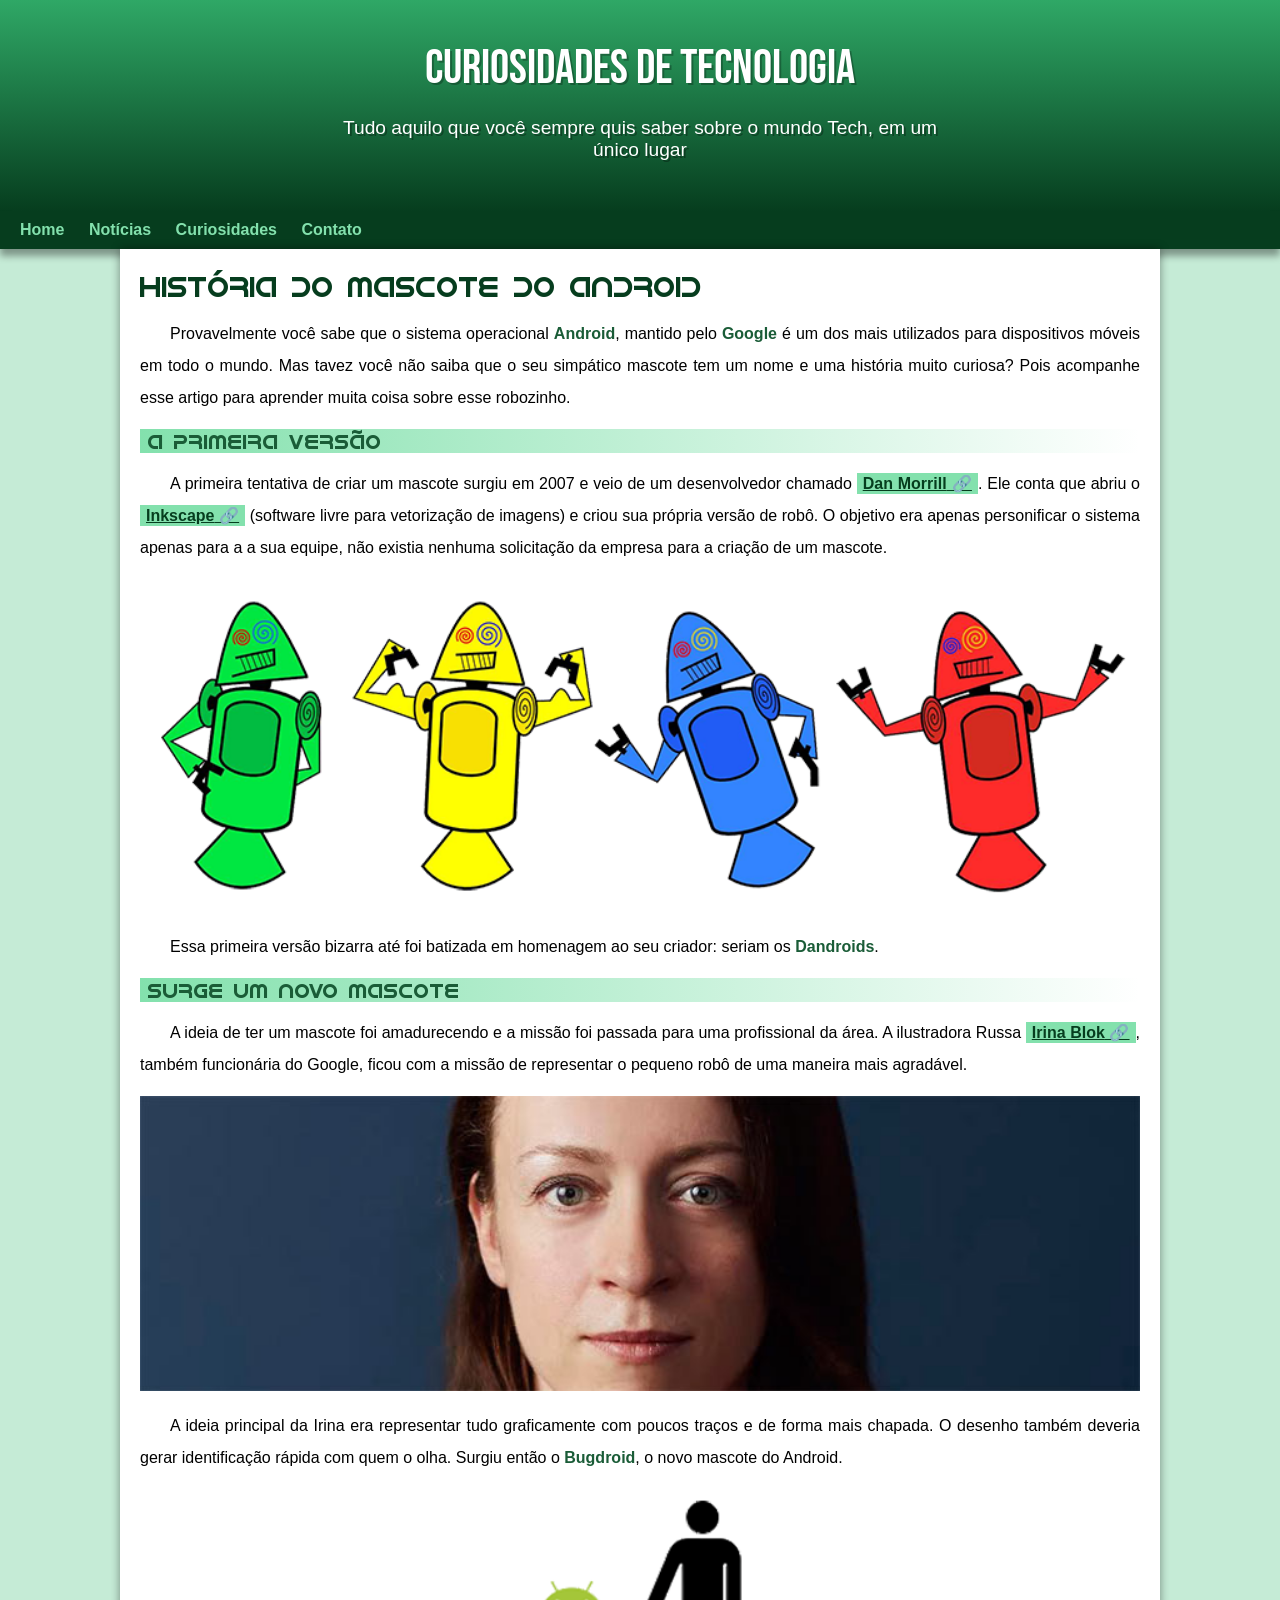
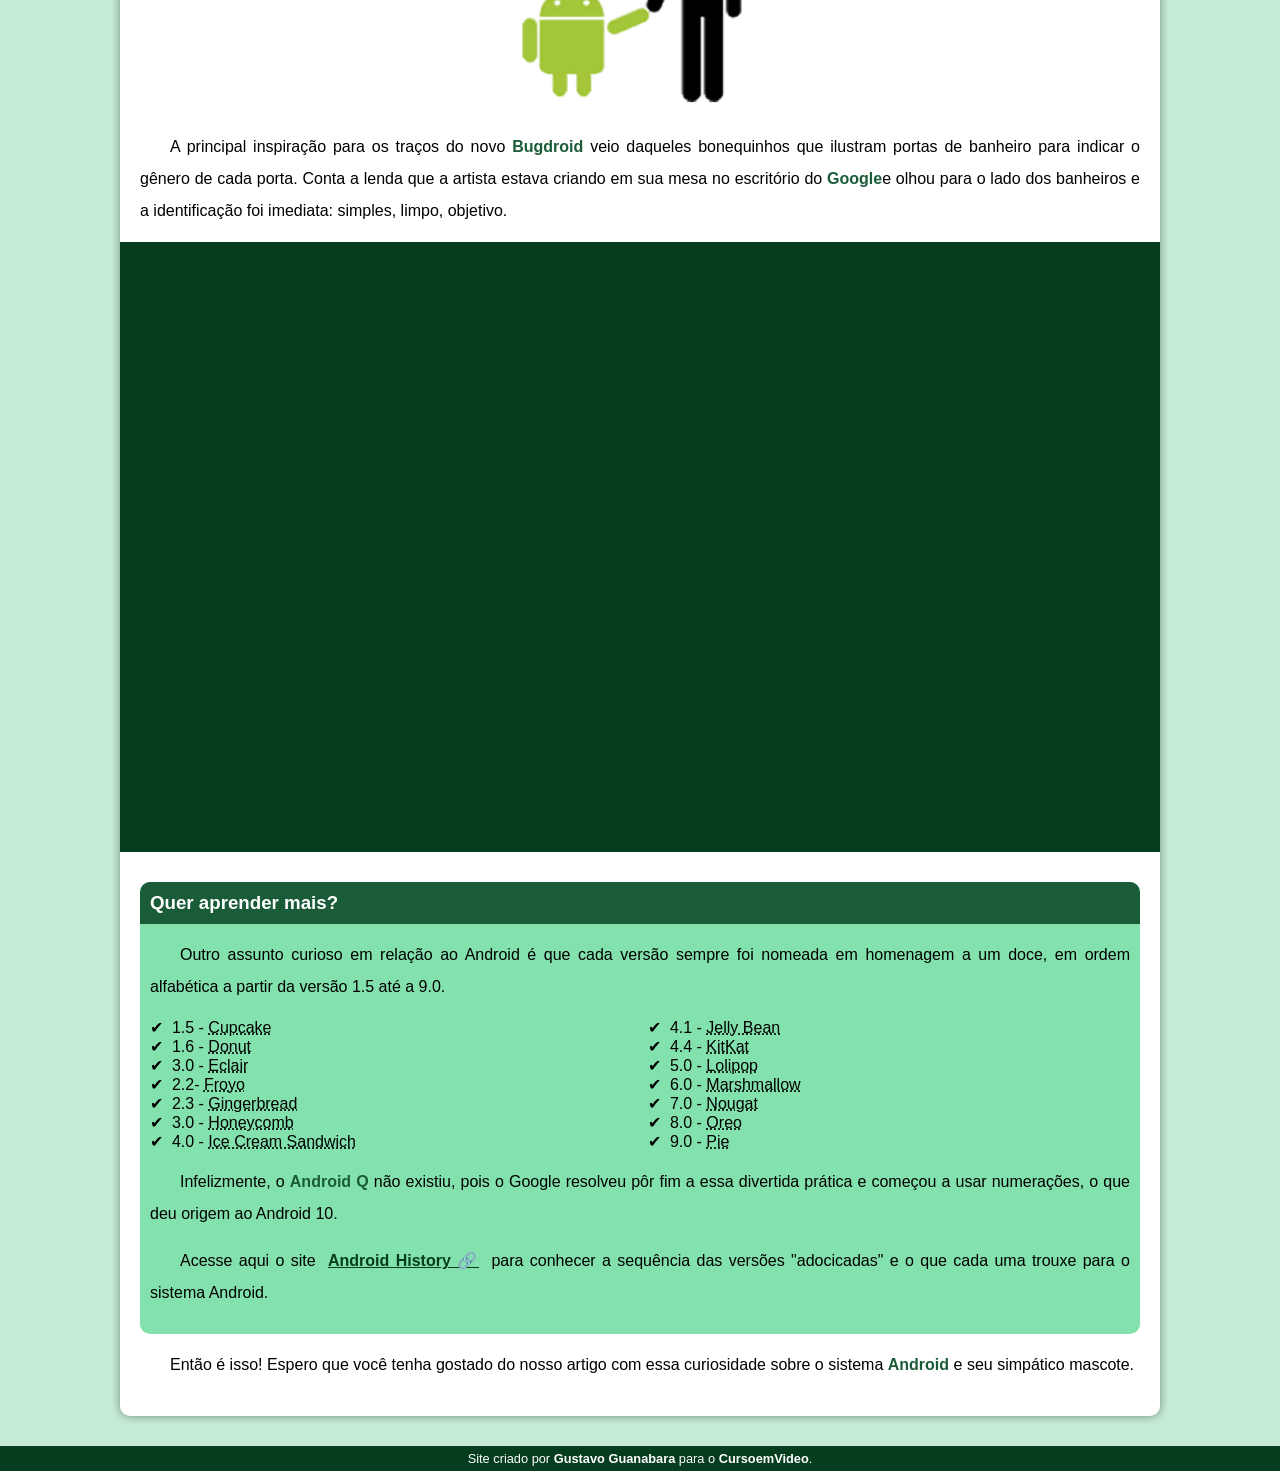
<file: index.html>
<!DOCTYPE html>
<html lang="pt-br">
<head>
    <meta charset="UTF-8">
    <meta name="viewport" content="width=device-width, initial-scale=1.0">
    <title>Como surgiu o mascote do Android?</title>
    <link rel="shortcut icon" href="imagens/favicon.ico" type="image/x-icon">
    <link rel="stylesheet" href="estilo/style.css">
</head>
<body>
    <header>
    <h1>Curiosidades de Tecnologia</h1>
    <p>Tudo aquilo que você sempre quis saber sobre o mundo Tech, em um único lugar</p>
    </header>
    <nav>
        <a href="#">Home</a>
        <a href="#">Notícias</a>
        <a href="#">Curiosidades</a>
        <a href="#">Contato</a>
    </nav>

    <main>
     <article>
    <h1>História do Mascote do Android</h1>

    <p> Provavelmente você sabe que o sistema operacional <strong>Android</strong>, mantido pelo <strong>Google</strong> é um dos mais utilizados para dispositivos móveis em todo o mundo. Mas tavez você não saiba que o seu simpático mascote tem um nome e uma história muito curiosa? Pois acompanhe esse artigo para aprender muita coisa sobre esse robozinho.</p>

    <h2>A primeira versão</h2>

            <p>A primeira tentativa de criar um mascote surgiu em 2007 e veio de um desenvolvedor chamado <a href="https://androidcommunity.com/dan-morrill-shows-us-the-android-mascot-that-almost-was-20130103/" target="_blank"class="externo">Dan Morrill</a>. Ele conta que abriu o <a href="https://inkscape.org/release/inkscape-1.4.2/windows/64-bit/msi/dl/" target="_blank" class="externo">Inkscape</a> (software livre para vetorização de imagens) e criou sua própria versão de robô. O objetivo era apenas personificar o sistema apenas para a a sua equipe, não existia nenhuma solicitação da empresa para a criação de um mascote.</p>
        <picture>
            <source media="(max-width: 670px)" srcset="imagens/dan-droids-pq.png">
            <img src="imagens/dan-droids.png" alt="Primeiro mascote do Android">
        </picture>
            <p>Essa primeira versão bizarra até foi batizada em homenagem ao seu criador: seriam os <strong>Dandroids</strong>.
            </p>

        <h2>Surge um novo mascote</h2>

            <p>A ideia de ter um mascote foi amadurecendo e a missão foi passada para uma profissional da área. A ilustradora Russa <a href="https://www.irinablok.com/android" target="_blank" class="externo">Irina Blok</a>, também funcionária do Google, ficou com a missão de representar o pequeno robô de uma maneira mais agradável.</p>
    <picture>
            <source media="(max-width:670px)" srcset="imagens/irina-blok-pq.jpg">
            <img src="imagens/irina-blok.jpg" alt="Irina Blok, Criadora do bugdroid">
        </picture>

        <p>A ideia principal da Irina era representar tudo graficamente com poucos traços e de forma mais chapada. O desenho também deveria gerar identificação rápida com quem o olha. Surgiu então o <strong>Bugdroid</strong>, o novo mascote do Android.</p>

        <picture>
            <img src="imagens/bugdroid.png"  class="pequena" alt="Bugdroid">
        </picture>

            <p>A principal inspiração para os traços do novo <strong>Bugdroid</strong> veio daqueles bonequinhos que ilustram portas de banheiro para indicar o gênero de cada porta. Conta a lenda que a artista estava criando em sua mesa no escritório do <strong>Google</strong>e olhou para o lado dos banheiros e a identificação foi imediata: simples, limpo, objetivo.</p>

        <div class="video">
            <iframe width="560" height="315" src="https://www.youtube.com/embed/l2UDgpLz20M?si=5WbDFacPkRlaRa3K" title="YouTube video player" frameborder="0" allow="accelerometer; autoplay; clipboard-write; encrypted-media; gyroscope; picture-in-picture; web-share" referrerpolicy="strict-origin-when-cross-origin" allowfullscreen></iframe>
        </div>

        <aside>
        <h3>Quer aprender mais?</h3>
        <p>Outro assunto curioso em relação ao Android é que cada versão sempre foi nomeada em homenagem a um doce, em ordem alfabética a partir da versão 1.5 até a 9.0.</p>
        <ul type="Disc">
        <li>1.5 - <abbr title="Bolo de Copo">Cupcake</abbr></li>
        <li>1.6 - <abbr title="Rosquinha">Donut</abbr></li>
        <li>3.0 - <abbr title="Bomba">Eclair</abbr></li>
        <li>2.2- <abbr title="Iorgute Congelado">Froyo</abbr></li>
        <li>2.3 - <abbr title="Biscoito de Gengibre">Gingerbread</abbr></li>
        <li>3.0 - <abbr title="Favo de Mel">Honeycomb</abbr></li>
        <li>4.0 - <abbr title="Saunduíche de Sorvete">Ice Cream Sandwich</abbr></li>
        <li>4.1 - <abbr title="Jujuba">Jelly Bean</abbr></li>
        <li>4.4 - <abbr title="KItKat">KitKat</abbr></li>
        <li>5.0 - <abbr title="Pirulito">Lolipop</abbr></li>
        <li>6.0 - <abbr title="Marshmallow">Marshmallow</abbr></li>
        <li>7.0 - <abbr title="Torrone">Nougat</abbr></li>
        <li>8.0 - <abbr title="Oreo">Oreo</abbr></li>
        <li>9.0 - <abbr title="Torta">Pie</abbr></li>
    </ul>

        <p>Infelizmente, o <strong>Android Q</strong> não existiu, pois o Google resolveu pôr fim a essa divertida prática e começou a usar numerações, o que deu origem ao Android 10.</p>

        <p>Acesse aqui o site <a href="https://www.android.com/intl/en_uk/history/#/donut" target="_blank" class="externo">Android History</a> para conhecer a sequência das versões "adocicadas" e o que cada uma trouxe para o sistema Android.
        </p>
        </aside>

        <p>Então é isso! Espero que você tenha gostado do nosso artigo com essa curiosidade sobre o sistema <strong>Android</strong> e seu simpático mascote.</p>

        </article>
    </main>
    <footer>
        <p>Site criado por <a href="https://github.com/gustavoguanabara/gustavoguanabara.github.io" target="_blank">Gustavo Guanabara</a> para o <a href="https://www.youtube.com/@cursoemvideo" target="_blank">CursoemVideo</a>.</p>
    </footer>

</body>
</html>
</file>
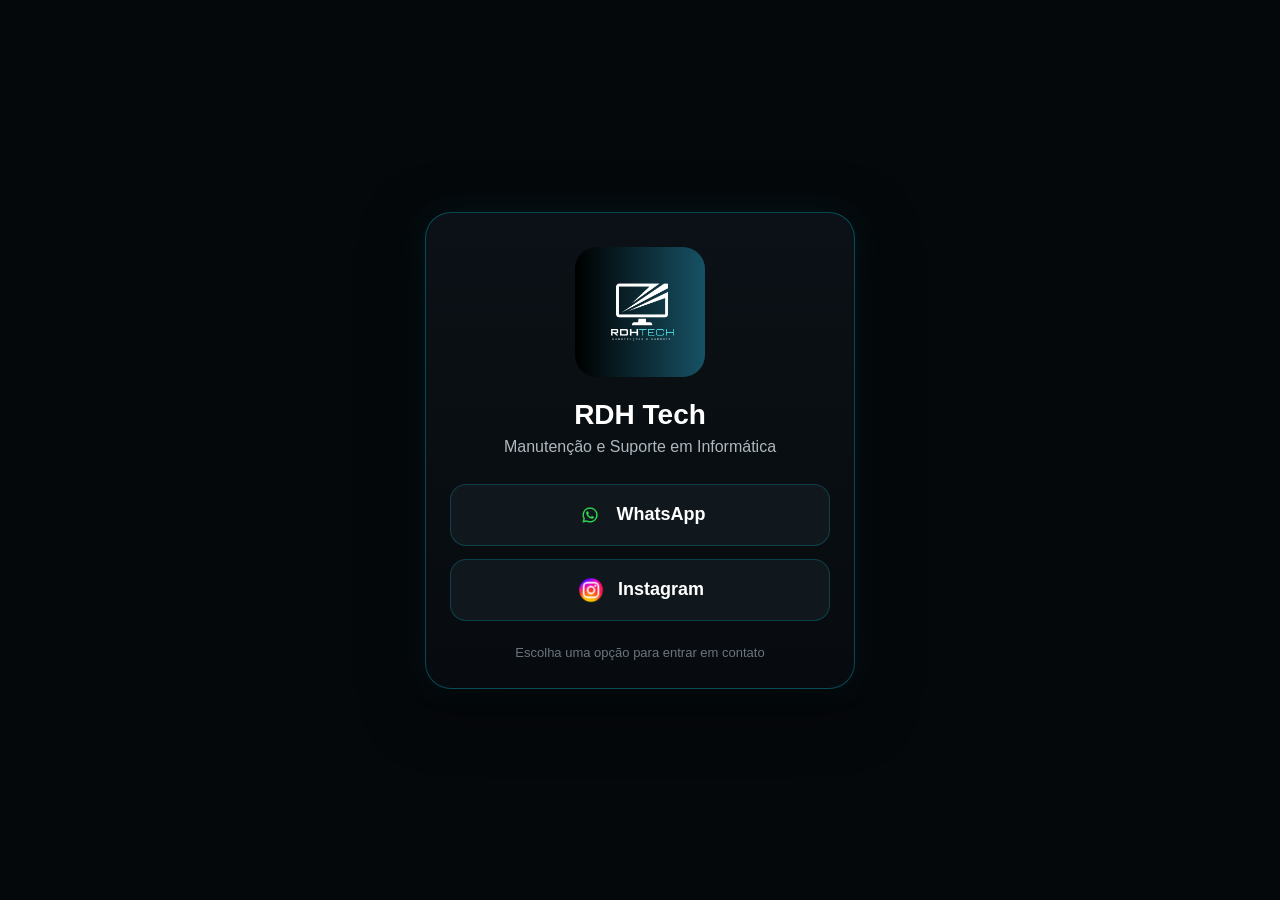
<file: rdh.tech/index.html>
<!DOCTYPE html>
<html lang="pt-BR">
<head>
    <meta charset="UTF-8">
    <meta name="viewport" content="width=device-width, initial-scale=1.0">

    <title>RDH Tech</title>

    <style>
        * {
            box-sizing: border-box;
            margin: 0;
            padding: 0;
        }

        body {
            min-height: 100vh;
            display: flex;
            align-items: center;
            justify-content: center;
            padding: 24px;

            font-family: Arial, Helvetica, sans-serif;
            background: #05080b;
            color: #fff;
        }

        .card {
            width: 100%;
            max-width: 430px;
            padding: 34px 24px 28px;

            text-align: center;

            border: 1px solid rgba(0, 229, 255, 0.28);
            border-radius: 26px;

            background: linear-gradient(
                180deg,
                #0b1116,
                #070b0f
            );

            box-shadow:
                0 18px 60px rgba(0, 0, 0, 0.55),
                0 0 35px rgba(0, 229, 255, 0.08);
        }

        .logo {
            width: 130px;
            height: 130px;
            object-fit: contain;
            margin-bottom: 18px;
            border-radius: 22px;
        }

        h1 {
            font-size: 28px;
            margin-bottom: 7px;
        }

        .subtitle {
            color: #aeb8bf;
            margin-bottom: 28px;
        }

        .btn {
            display: flex;
            align-items: center;
            justify-content: center;
            gap: 12px;

            width: 100%;
            min-height: 62px;

            margin: 13px 0;

            border-radius: 16px;

            text-decoration: none;
            color: #fff;

            font-size: 18px;
            font-weight: 700;

            background: #10181d;

            border: 1px solid rgba(0, 229, 255, 0.20);

            transition: 0.18s ease;
        }

        .btn:hover {
            transform: translateY(-2px);
            background: #142127;
            border-color: rgba(0, 229, 255, 0.45);
        }

        .app-icon {
            width: 30px;
            height: 30px;
            object-fit: contain;
        }

        .footer {
            margin-top: 24px;
            color: #69757d;
            font-size: 13px;
        }
    </style>
</head>

<body>

    <main class="card">

        <img src="logo.png" alt="RDH Tech" class="logo">

        <h1>RDH Tech</h1>

        <p class="subtitle">
            Manutenção e Suporte em Informática
        </p>

        <a
            class="btn"
            href="https://wa.me/5516994265713"
            target="_blank"
            rel="noopener noreferrer"
        >
            <img
                class="app-icon"
                src="logo-what.png"
                alt="WhatsApp"
            >
            WhatsApp
        </a>

        <a
            class="btn"
            href="https://instagram.com/rdh.tech"
            target="_blank"
            rel="noopener noreferrer"
        >
            <img
                class="app-icon"
                src="logo-insta.png"
                alt="Instagram"
            >
            Instagram
        </a>

        <div class="footer">
            Escolha uma opção para entrar em contato
        </div>

    </main>

</body>
</html>
</file>
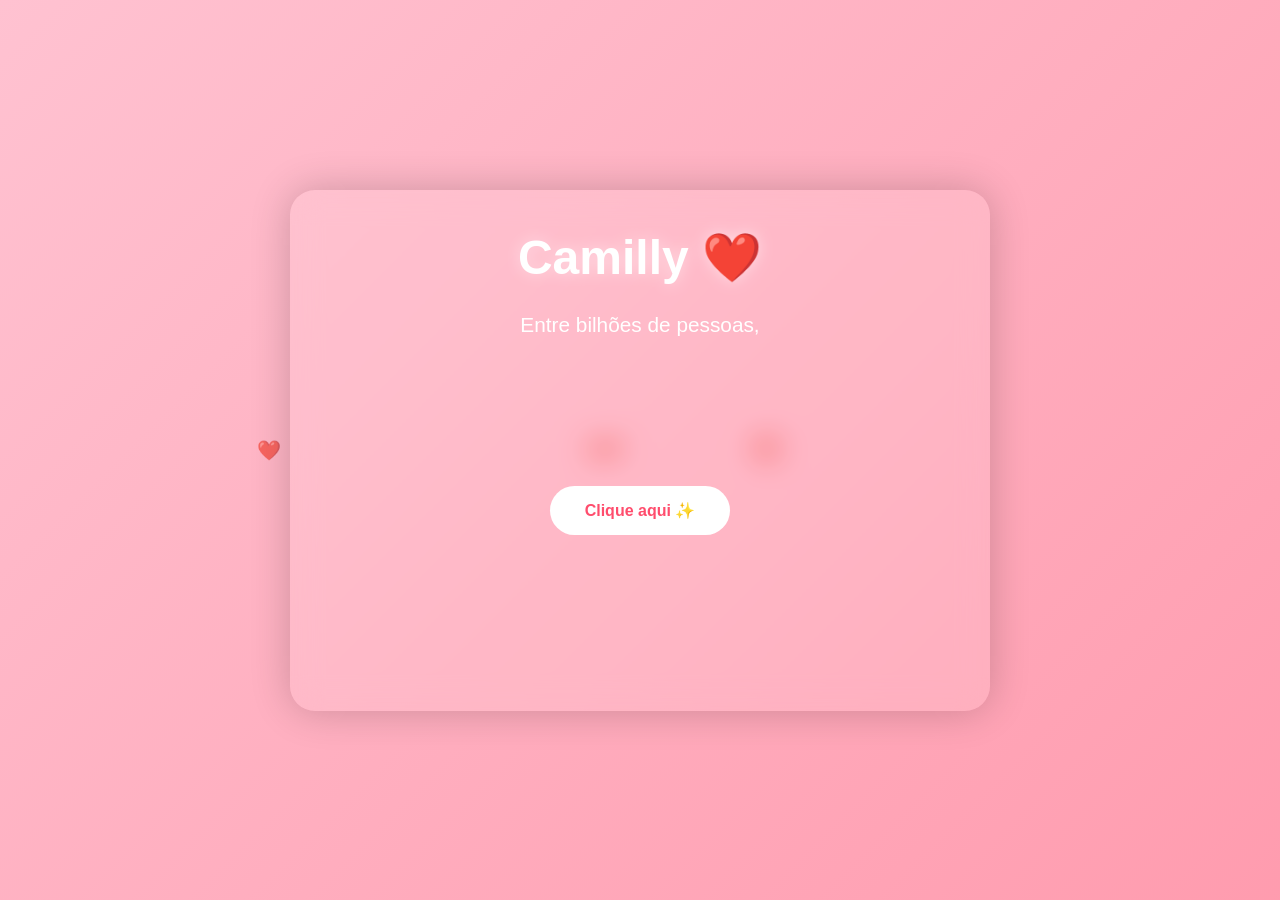
<file: amor.html>
<!DOCTYPE html>
<html lang="pt-BR">
<head>
  <meta charset="UTF-8" />
  <meta name="viewport" content="width=device-width, initial-scale=1.0"/>
  <title>Para Camilly ❤️</title>

  <style>
    *{
      margin:0;
      padding:0;
      box-sizing:border-box;
      font-family: 'Segoe UI', sans-serif;
    }

    body{
      height:100vh;
      overflow:hidden;
      background: linear-gradient(-45deg, #ff4d6d, #ff758f, #ff8fa3, #ffc2d1);
      background-size: 400% 400%;
      animation: bg 10s ease infinite;
      display:flex;
      justify-content:center;
      align-items:center;
      position:relative;
    }

    @keyframes bg{
      0%{background-position:0% 50%;}
      50%{background-position:100% 50%;}
      100%{background-position:0% 50%;}
    }

    .card{
      width:90%;
      max-width:700px;
      padding:40px;
      border-radius:25px;
      background: rgba(255,255,255,0.12);
      backdrop-filter: blur(15px);
      text-align:center;
      color:white;
      box-shadow:0 0 40px rgba(0,0,0,0.2);
      animation: fade 2s ease;
      z-index:10;
    }

    @keyframes fade{
      from{
        opacity:0;
        transform:translateY(40px);
      }
      to{
        opacity:1;
        transform:translateY(0);
      }
    }

    h1{
      font-size:3rem;
      margin-bottom:20px;
      text-shadow:0 0 15px rgba(255,255,255,0.5);
    }

    .typing{
      font-size:1.3rem;
      line-height:1.8;
      min-height:150px;
    }

    .heart{
      position:absolute;
      color:white;
      font-size:20px;
      animation: subir linear infinite;
      opacity:0.7;
    }

    @keyframes subir{
      from{
        transform:translateY(100vh) scale(0);
        opacity:0;
      }

      50%{
        opacity:0.8;
      }

      to{
        transform:translateY(-10vh) scale(1.5);
        opacity:0;
      }
    }

    .btn{
      margin-top:30px;
      padding:15px 35px;
      border:none;
      border-radius:40px;
      background:white;
      color:#ff4d6d;
      font-size:1rem;
      cursor:pointer;
      transition:0.3s;
      font-weight:bold;
    }

    .btn:hover{
      transform:scale(1.08);
      box-shadow:0 0 20px white;
    }

    .mensagem{
      margin-top:25px;
      font-size:1.2rem;
      opacity:0;
      transition:1s;
    }

    .mostrar{
      opacity:1;
    }

    audio{
      display:none;
    }
  </style>
</head>

<body>

  <div class="card">
    <h1>Camilly ❤️</h1>

    <div class="typing" id="texto"></div>

    <button class="btn" onclick="mostrarMensagem()">
      Clique aqui ✨
    </button>

    <div class="mensagem" id="mensagem">
      "Na linha do tempo, o destino escreveu
Com letras douradas, você e eu<br>
Há quanto tempo eu esperava encontrar alguém assim
Que se encaixasse bem nos planos que um dia fiz pra mim, Você e eu"
      <br>
       Eu te amo Camilly Victoria ❤️
      <br>
      Ass: 23
    </div>
  </div>

  <script>
    const texto = "Entre bilhões de pessoas, Deus escreveu teu nome no meu caminho, e desde então meu coração entende coisas que palavras não explicam. Você não chegou por acaso chegou como destino...";
    
    let i = 0;
    const velocidade = 45;

    function escrever(){
      if(i < texto.length){
        document.getElementById("texto").innerHTML += texto.charAt(i);
        i++;
        setTimeout(escrever, velocidade);
      }
    }

    escrever();

    function mostrarMensagem(){
      document.getElementById("mensagem").classList.add("mostrar");
    }

    function criarCoracao(){
      const heart = document.createElement("div");
      heart.classList.add("heart");
      heart.innerHTML = "❤️";

      heart.style.left = Math.random() * 100 + "vw";
      heart.style.animationDuration = (Math.random() * 3 + 3) + "s";
      heart.style.fontSize = (Math.random() * 20 + 15) + "px";

      document.body.appendChild(heart);

      setTimeout(() => {
        heart.remove();
      }, 6000);
    }

    setInterval(criarCoracao, 250);
  </script>

</body>
</html>
</file>
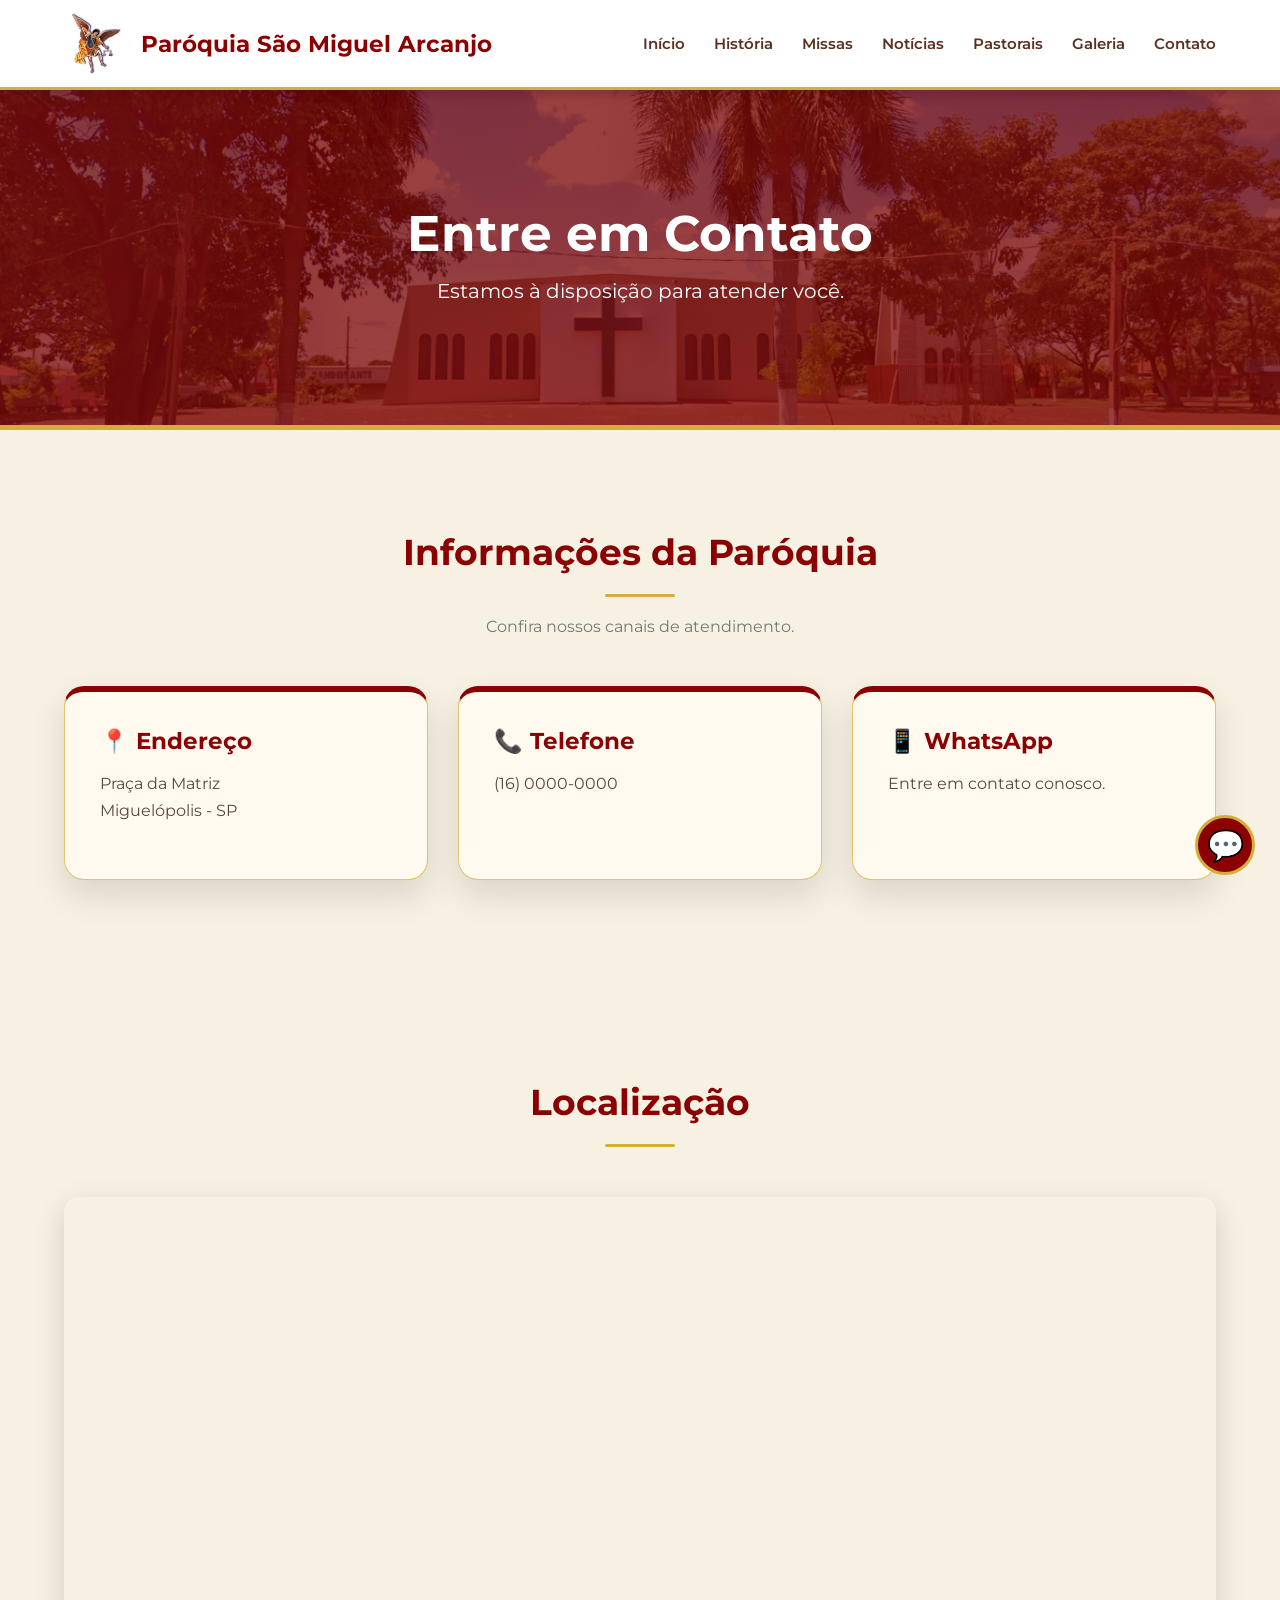
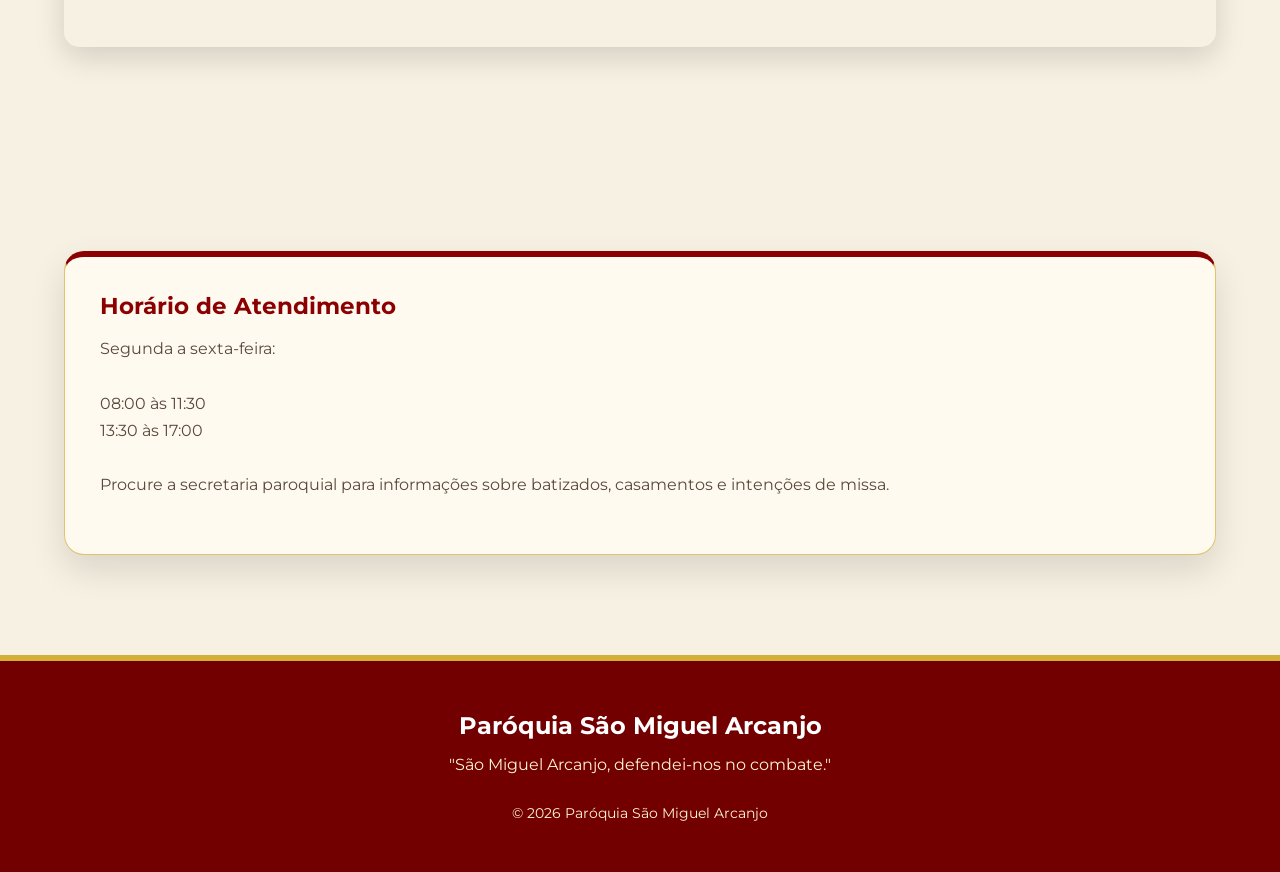
<file: siteparoquia/contato.html>
<!DOCTYPE html>
<html lang="pt-BR">

<head>

<meta charset="UTF-8">
<meta name="viewport" content="width=device-width, initial-scale=1.0">

<title>Contato | Paróquia São Miguel Arcanjo</title>

<link rel="stylesheet" href="style.css">

<link href="https://fonts.googleapis.com/css2?family=Montserrat:wght@400;500;600;700&display=swap" rel="stylesheet">

</head>


<body>


<header>

<div class="logo">

<img src="logomiguel.png" alt="São Miguel Arcanjo">

<span>
Paróquia São Miguel Arcanjo
</span>

</div>


<nav>

<a href="index.html">Início</a>

<a href="historia.html">História</a>

<a href="missas.html">Missas</a>

<a href="noticias.html">Notícias</a>

<a href="pastorais.html">Pastorais</a>

<a href="galeria.html">Galeria</a>

<a href="contato.html">Contato</a>

</nav>


<div class="menu-mobile">
☰
</div>


</header>





<section class="pagina-topo">

<div>

<h1>
Entre em Contato
</h1>

<p>
Estamos à disposição para atender você.
</p>

</div>

</section>






<section>


<div class="container">


<div class="titulo">

<h2>
Informações da Paróquia
</h2>

<p>
Confira nossos canais de atendimento.
</p>

</div>




<div class="cards">



<div class="card">

<h3>
📍 Endereço
</h3>

<p>

Praça da Matriz<br>
Miguelópolis - SP

</p>

</div>




<div class="card">

<h3>
📞 Telefone
</h3>

<p>

(16) 0000-0000

</p>

</div>




<div class="card">

<h3>
📱 WhatsApp
</h3>

<p>

Entre em contato conosco.

</p>

</div>



</div>


</div>


</section>






<section>


<div class="container">


<div class="titulo">

<h2>
Localização
</h2>

</div>



<iframe

src="https://www.google.com/maps?q=Miguelópolis%20SP&output=embed"

width="100%"

height="450"

style="border:0;border-radius:15px;"

allowfullscreen=""

loading="lazy">

</iframe>



</div>


</section>






<section>


<div class="container">


<div class="card">


<h3>
Horário de Atendimento
</h3>


<p>

Segunda a sexta-feira:

<br><br>

08:00 às 11:30

<br>

13:30 às 17:00

<br><br>

Procure a secretaria paroquial para
informações sobre batizados,
casamentos e intenções de missa.

</p>


</div>


</div>


</section>







<footer>


<h2>
Paróquia São Miguel Arcanjo
</h2>


<p>
"São Miguel Arcanjo, defendei-nos no combate."
</p>


<p class="direitos">

© 2026 Paróquia São Miguel Arcanjo

</p>


</footer>




<a class="whatsapp" href="https://wa.me/5516000000000">

💬

</a>



<script src="script.js"></script>


</body>

</html>
</file>
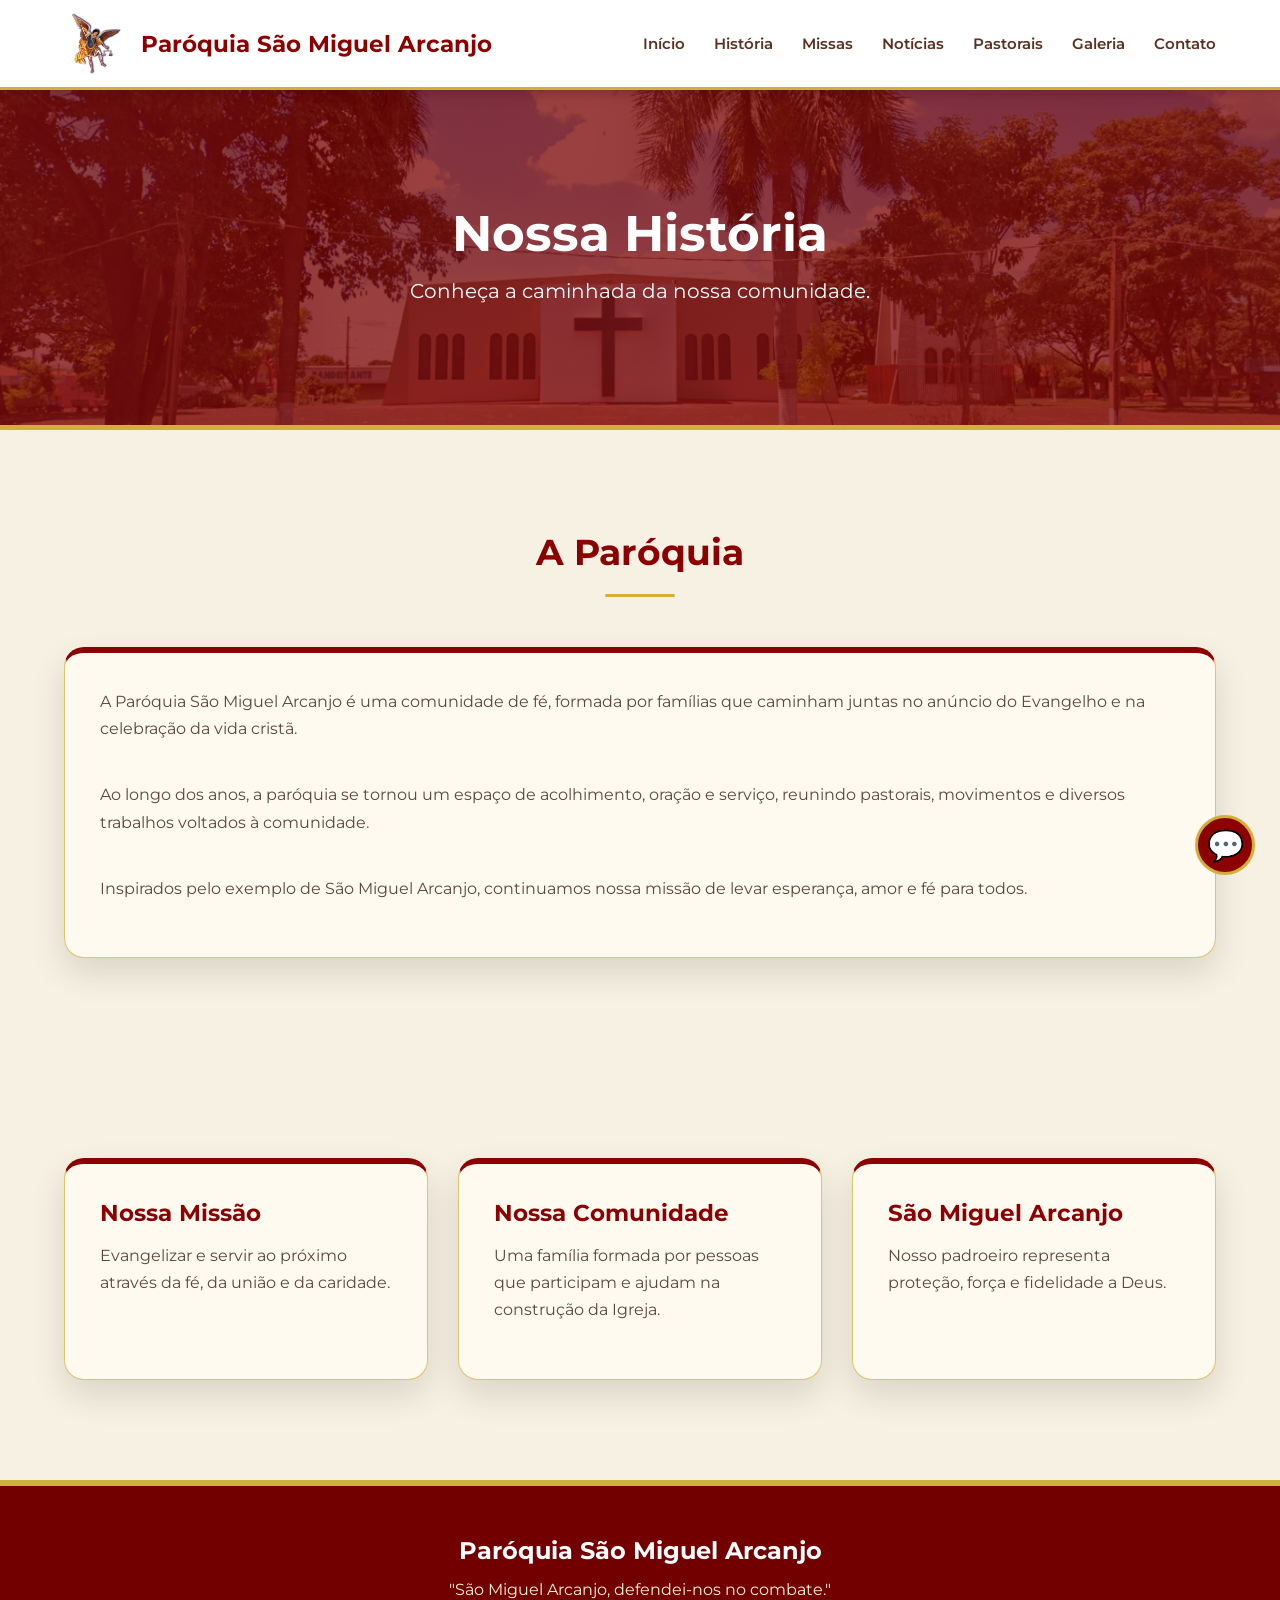
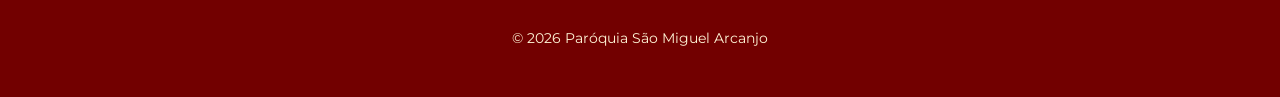
<file: siteparoquia/historia.html>
<!DOCTYPE html>
<html lang="pt-BR">

<head>

<meta charset="UTF-8">
<meta name="viewport" content="width=device-width, initial-scale=1.0">

<title>História | Paróquia São Miguel Arcanjo</title>

<link rel="stylesheet" href="style.css">

<link href="https://fonts.googleapis.com/css2?family=Montserrat:wght@400;500;600;700&display=swap" rel="stylesheet">

</head>


<body>


<header>

<div class="logo">

<img src="logomiguel.png" alt="São Miguel Arcanjo">

<span>
Paróquia São Miguel Arcanjo
</span>

</div>


<nav>

<a href="index.html">Início</a>

<a href="historia.html">História</a>

<a href="missas.html">Missas</a>

<a href="noticias.html">Notícias</a>

<a href="pastorais.html">Pastorais</a>

<a href="galeria.html">Galeria</a>

<a href="contato.html">Contato</a>

</nav>


<div class="menu-mobile">
☰
</div>


</header>



<section class="pagina-topo">

<div>

<h1>
Nossa História
</h1>

<p>
Conheça a caminhada da nossa comunidade.
</p>

</div>

</section>




<section>

<div class="container">


<div class="titulo">

<h2>
A Paróquia
</h2>

</div>



<div class="card">


<p>

A Paróquia São Miguel Arcanjo é uma comunidade de fé,
formada por famílias que caminham juntas no anúncio do
Evangelho e na celebração da vida cristã.

</p>


<br>


<p>

Ao longo dos anos, a paróquia se tornou um espaço de
acolhimento, oração e serviço, reunindo pastorais,
movimentos e diversos trabalhos voltados à comunidade.

</p>


<br>


<p>

Inspirados pelo exemplo de São Miguel Arcanjo,
continuamos nossa missão de levar esperança,
amor e fé para todos.

</p>


</div>


</div>

</section>




<section>

<div class="container">


<div class="cards">


<div class="card">

<h3>
Nossa Missão
</h3>

<p>
Evangelizar e servir ao próximo através da fé,
da união e da caridade.
</p>

</div>



<div class="card">

<h3>
Nossa Comunidade
</h3>

<p>
Uma família formada por pessoas que participam
e ajudam na construção da Igreja.
</p>

</div>



<div class="card">

<h3>
São Miguel Arcanjo
</h3>

<p>
Nosso padroeiro representa proteção,
força e fidelidade a Deus.
</p>

</div>


</div>


</div>

</section>




<footer>


<h2>
Paróquia São Miguel Arcanjo
</h2>


<p>
"São Miguel Arcanjo, defendei-nos no combate."
</p>


<p class="direitos">
© 2026 Paróquia São Miguel Arcanjo
</p>


</footer>



<a class="whatsapp" href="https://wa.me/5516000000000">

💬

</a>



<script src="script.js"></script>


</body>

</html>
</file>
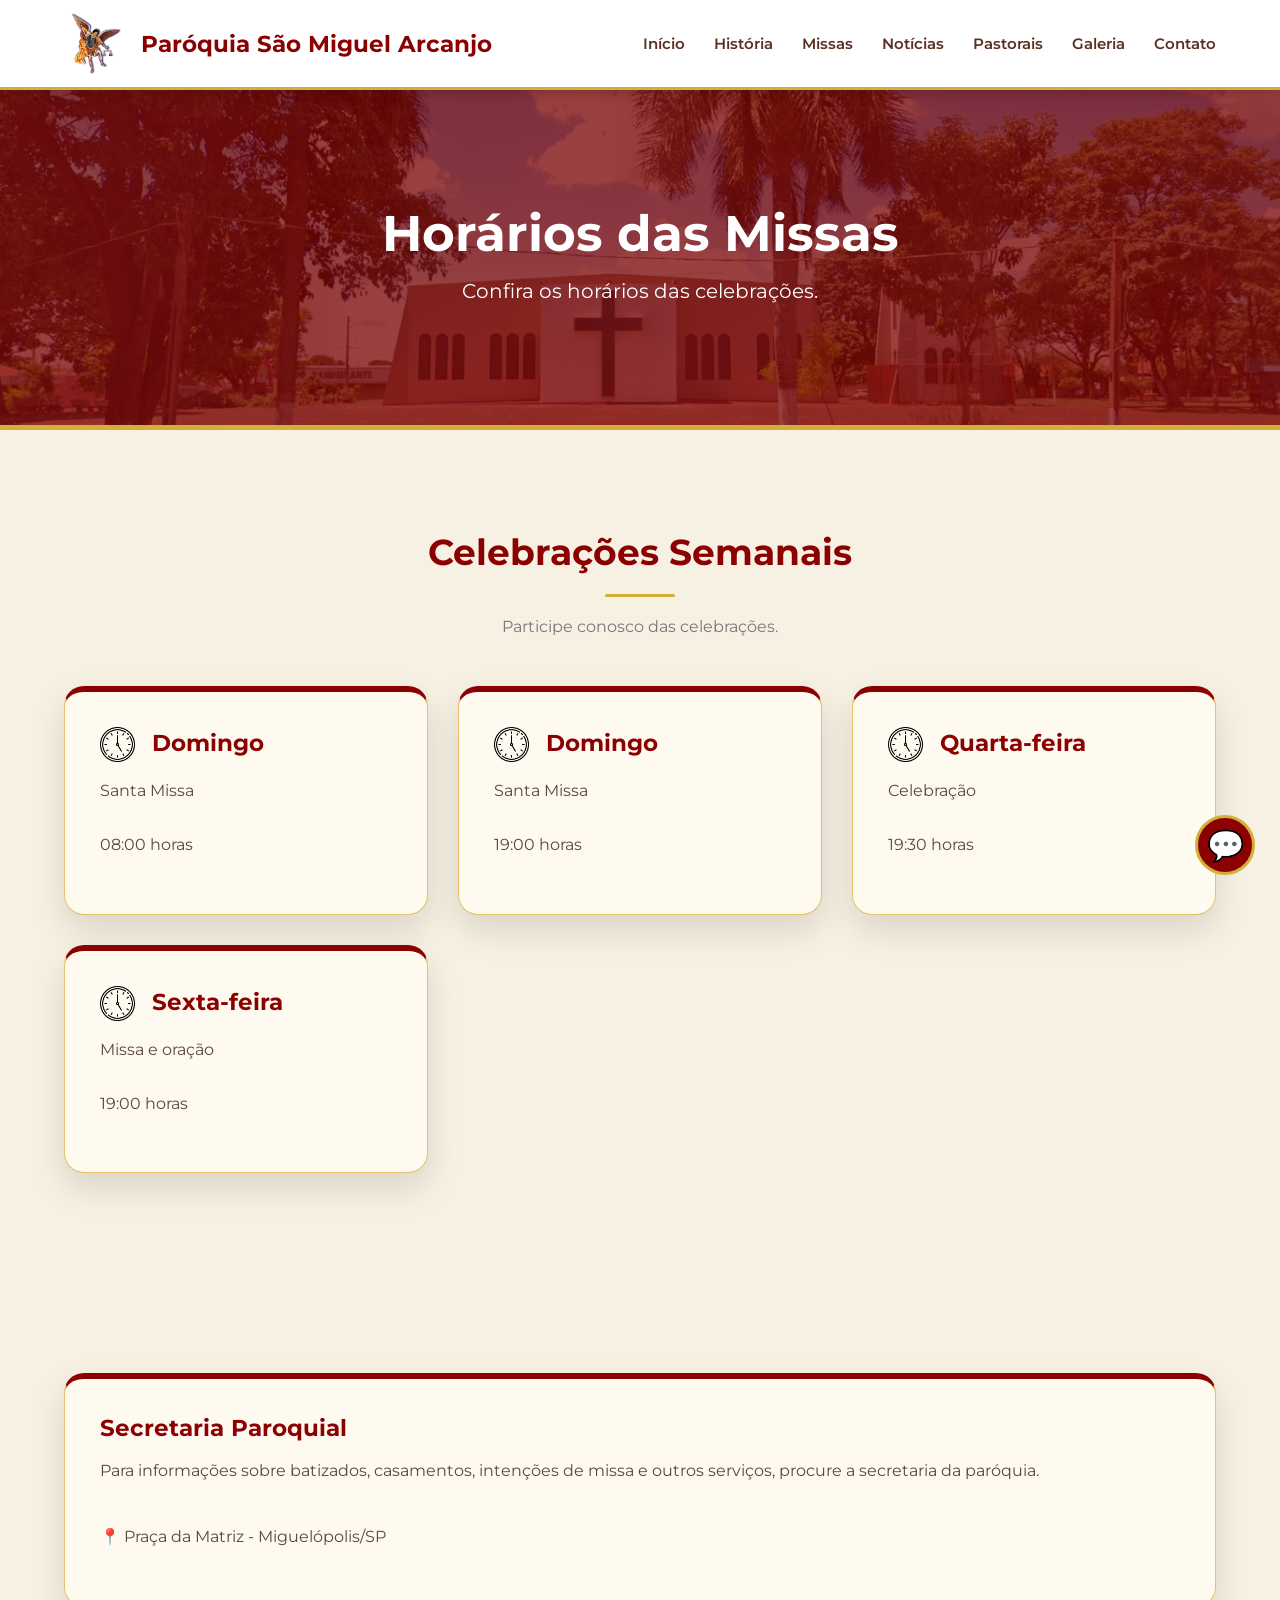
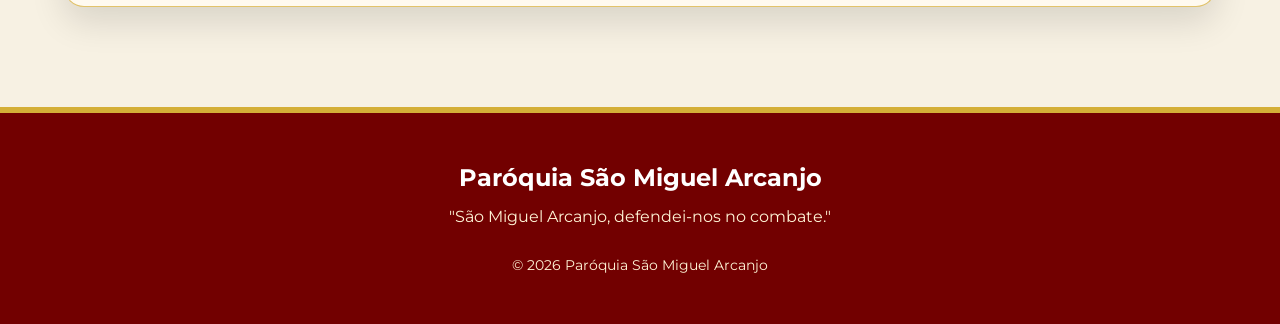
<file: siteparoquia/missas.html>
<!DOCTYPE html>
<html lang="pt-BR">

<head>

<meta charset="UTF-8">
<meta name="viewport" content="width=device-width, initial-scale=1.0">

<title>Missas | Paróquia São Miguel Arcanjo</title>

<link rel="stylesheet" href="style.css">

<link href="https://fonts.googleapis.com/css2?family=Montserrat:wght@400;500;600;700&display=swap" rel="stylesheet">

</head>


<body>


<header>

<div class="logo">

<img src="logomiguel.png" alt="São Miguel Arcanjo">

<span>
Paróquia São Miguel Arcanjo
</span>

</div>


<nav>

<a href="index.html">Início</a>

<a href="historia.html">História</a>

<a href="missas.html">Missas</a>

<a href="noticias.html">Notícias</a>

<a href="pastorais.html">Pastorais</a>

<a href="galeria.html">Galeria</a>

<a href="contato.html">Contato</a>

</nav>


<div class="menu-mobile">
☰
</div>

</header>





<section class="pagina-topo">

<div>

<h1>
Horários das Missas
</h1>

<p>
Confira os horários das celebrações.
</p>

</div>

</section>






<section>

<div class="container">


<div class="titulo">

<h2>
Celebrações Semanais
</h2>

<p>
Participe conosco das celebrações.
</p>

</div>




<div class="cards">


<div class="card">

<h3>
<img src="relogio.png" alt="relogio"> Domingo
</h3>

<p>
Santa Missa<br><br>

08:00 horas
</p>

</div>



<div class="card">

<h3>
<img src="relogio.png" alt="relogio"> Domingo
</h3>

<p>
Santa Missa<br><br>

19:00 horas
</p>

</div>



<div class="card">

<h3>
<img src="relogio.png" alt="relogio"> Quarta-feira
</h3>

<p>
Celebração<br><br>

19:30 horas
</p>

</div>



<div class="card">

<h3>
<img src="relogio.png" alt="relogio"> Sexta-feira
</h3>

<p>
Missa e oração<br><br>

19:00 horas
</p>

</div>


</div>


</div>

</section>






<section>

<div class="container">


<div class="card">


<h3>
Secretaria Paroquial
</h3>


<p>

Para informações sobre batizados,
casamentos, intenções de missa e outros
serviços, procure a secretaria da paróquia.

</p>


<br>


<p>

📍 Praça da Matriz - Miguelópolis/SP

</p>


</div>


</div>

</section>






<footer>


<h2>
Paróquia São Miguel Arcanjo
</h2>


<p>
"São Miguel Arcanjo, defendei-nos no combate."
</p>


<p class="direitos">
© 2026 Paróquia São Miguel Arcanjo
</p>


</footer>



<a class="whatsapp" href="https://wa.me/5516000000000">

💬

</a>



<script src="script.js"></script>


</body>

</html>
</file>
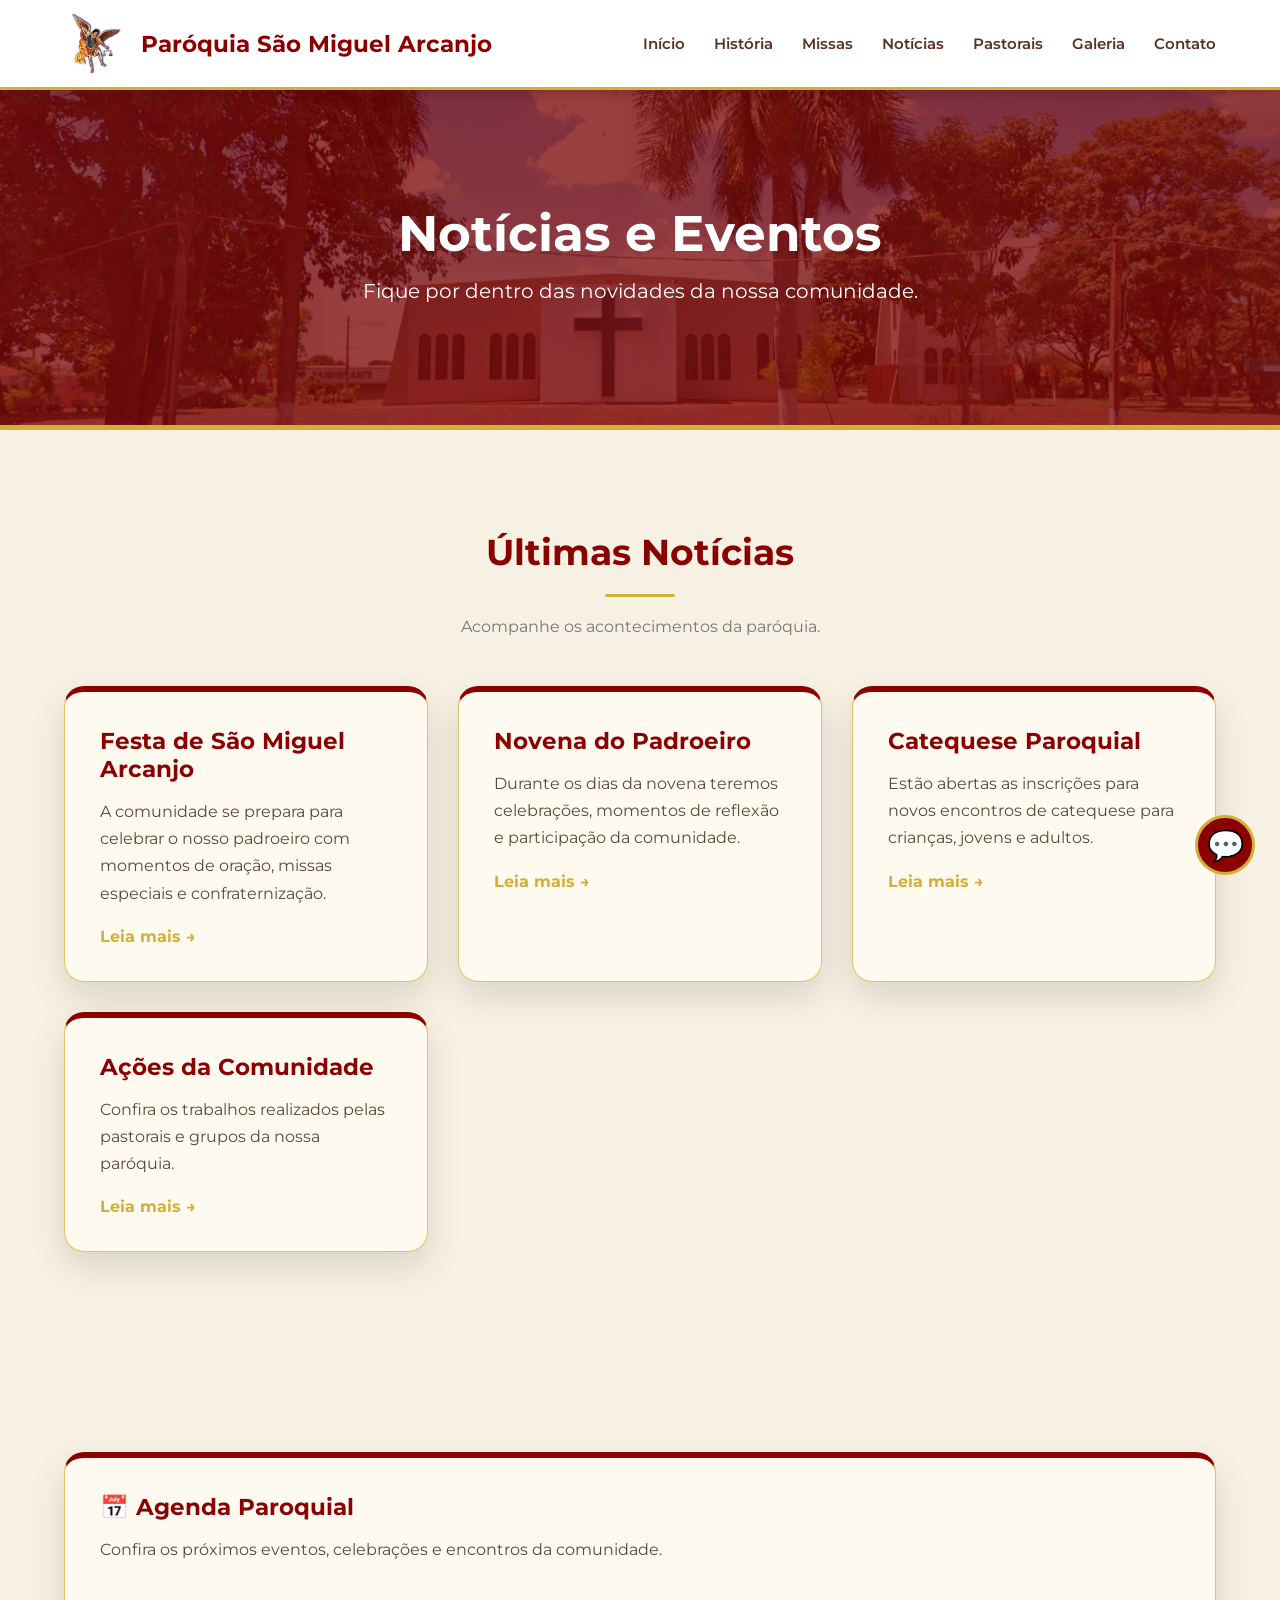
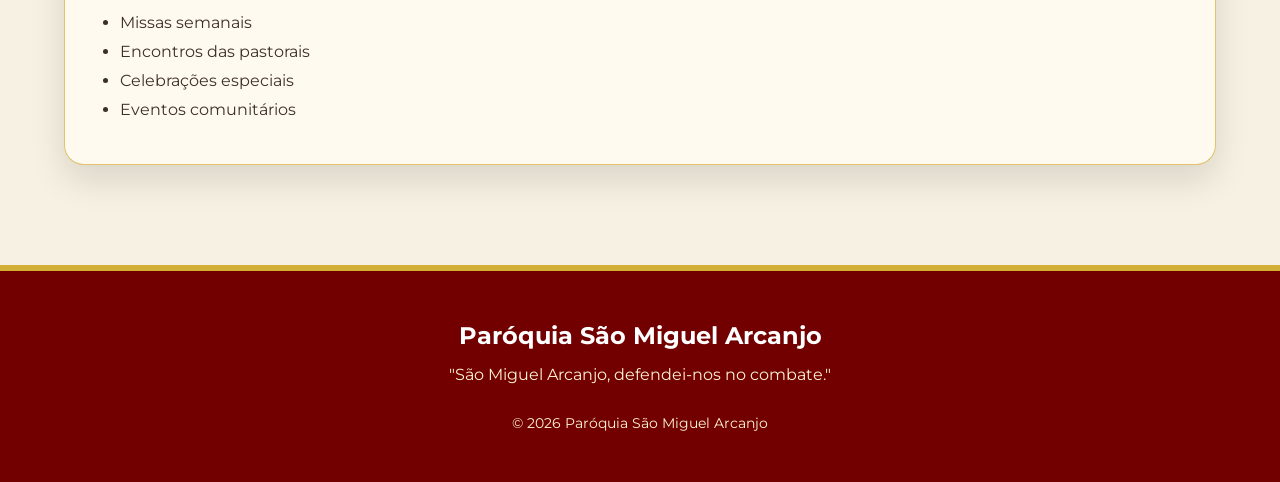
<file: siteparoquia/noticias.html>
<!DOCTYPE html>
<html lang="pt-BR">

<head>

<meta charset="UTF-8">
<meta name="viewport" content="width=device-width, initial-scale=1.0">

<title>Notícias | Paróquia São Miguel Arcanjo</title>

<link rel="stylesheet" href="style.css">

<link href="https://fonts.googleapis.com/css2?family=Montserrat:wght@400;500;600;700&display=swap" rel="stylesheet">

</head>


<body>


<header>

<div class="logo">

<img src="logomiguel.png" alt="São Miguel Arcanjo">

<span>
Paróquia São Miguel Arcanjo
</span>

</div>

<nav>

<a href="index.html">Início</a>

<a href="historia.html">História</a>

<a href="missas.html">Missas</a>

<a href="noticias.html">Notícias</a>

<a href="pastorais.html">Pastorais</a>

<a href="galeria.html">Galeria</a>

<a href="contato.html">Contato</a>

</nav>


<div class="menu-mobile">
☰
</div>

</header>




<section class="pagina-topo">

<div>

<h1>
Notícias e Eventos
</h1>

<p>
Fique por dentro das novidades da nossa comunidade.
</p>

</div>

</section>






<section>

<div class="container">


<div class="titulo">

<h2>
Últimas Notícias
</h2>

<p>
Acompanhe os acontecimentos da paróquia.
</p>

</div>




<div class="cards">



<div class="card">

<h3>
Festa de São Miguel Arcanjo
</h3>

<p>

A comunidade se prepara para celebrar
o nosso padroeiro com momentos de oração,
missas especiais e confraternização.

</p>


<a href="#">
Leia mais →

</a>

</div>





<div class="card">

<h3>
Novena do Padroeiro
</h3>

<p>

Durante os dias da novena teremos
celebrações, momentos de reflexão e
participação da comunidade.

</p>


<a href="#">
Leia mais →

</a>

</div>





<div class="card">

<h3>
Catequese Paroquial
</h3>

<p>

Estão abertas as inscrições para novos
encontros de catequese para crianças,
jovens e adultos.

</p>


<a href="#">
Leia mais →

</a>

</div>





<div class="card">

<h3>
Ações da Comunidade
</h3>

<p>

Confira os trabalhos realizados pelas
pastorais e grupos da nossa paróquia.

</p>


<a href="#">
Leia mais →

</a>

</div>



</div>


</div>

</section>






<section>

<div class="container">


<div class="card">


<h3>
📅 Agenda Paroquial
</h3>


<p>

Confira os próximos eventos,
celebrações e encontros da comunidade.

</p>


<br>


<ul>

<li>
Missas semanais
</li>

<li>
Encontros das pastorais
</li>

<li>
Celebrações especiais
</li>

<li>
Eventos comunitários
</li>

</ul>


</div>


</div>

</section>







<footer>


<h2>
Paróquia São Miguel Arcanjo
</h2>


<p>
"São Miguel Arcanjo, defendei-nos no combate."
</p>


<p class="direitos">
© 2026 Paróquia São Miguel Arcanjo
</p>


</footer>



<a class="whatsapp" href="https://wa.me/5516000000000">

💬

</a>



<script src="script.js"></script>


</body>

</html>
</file>
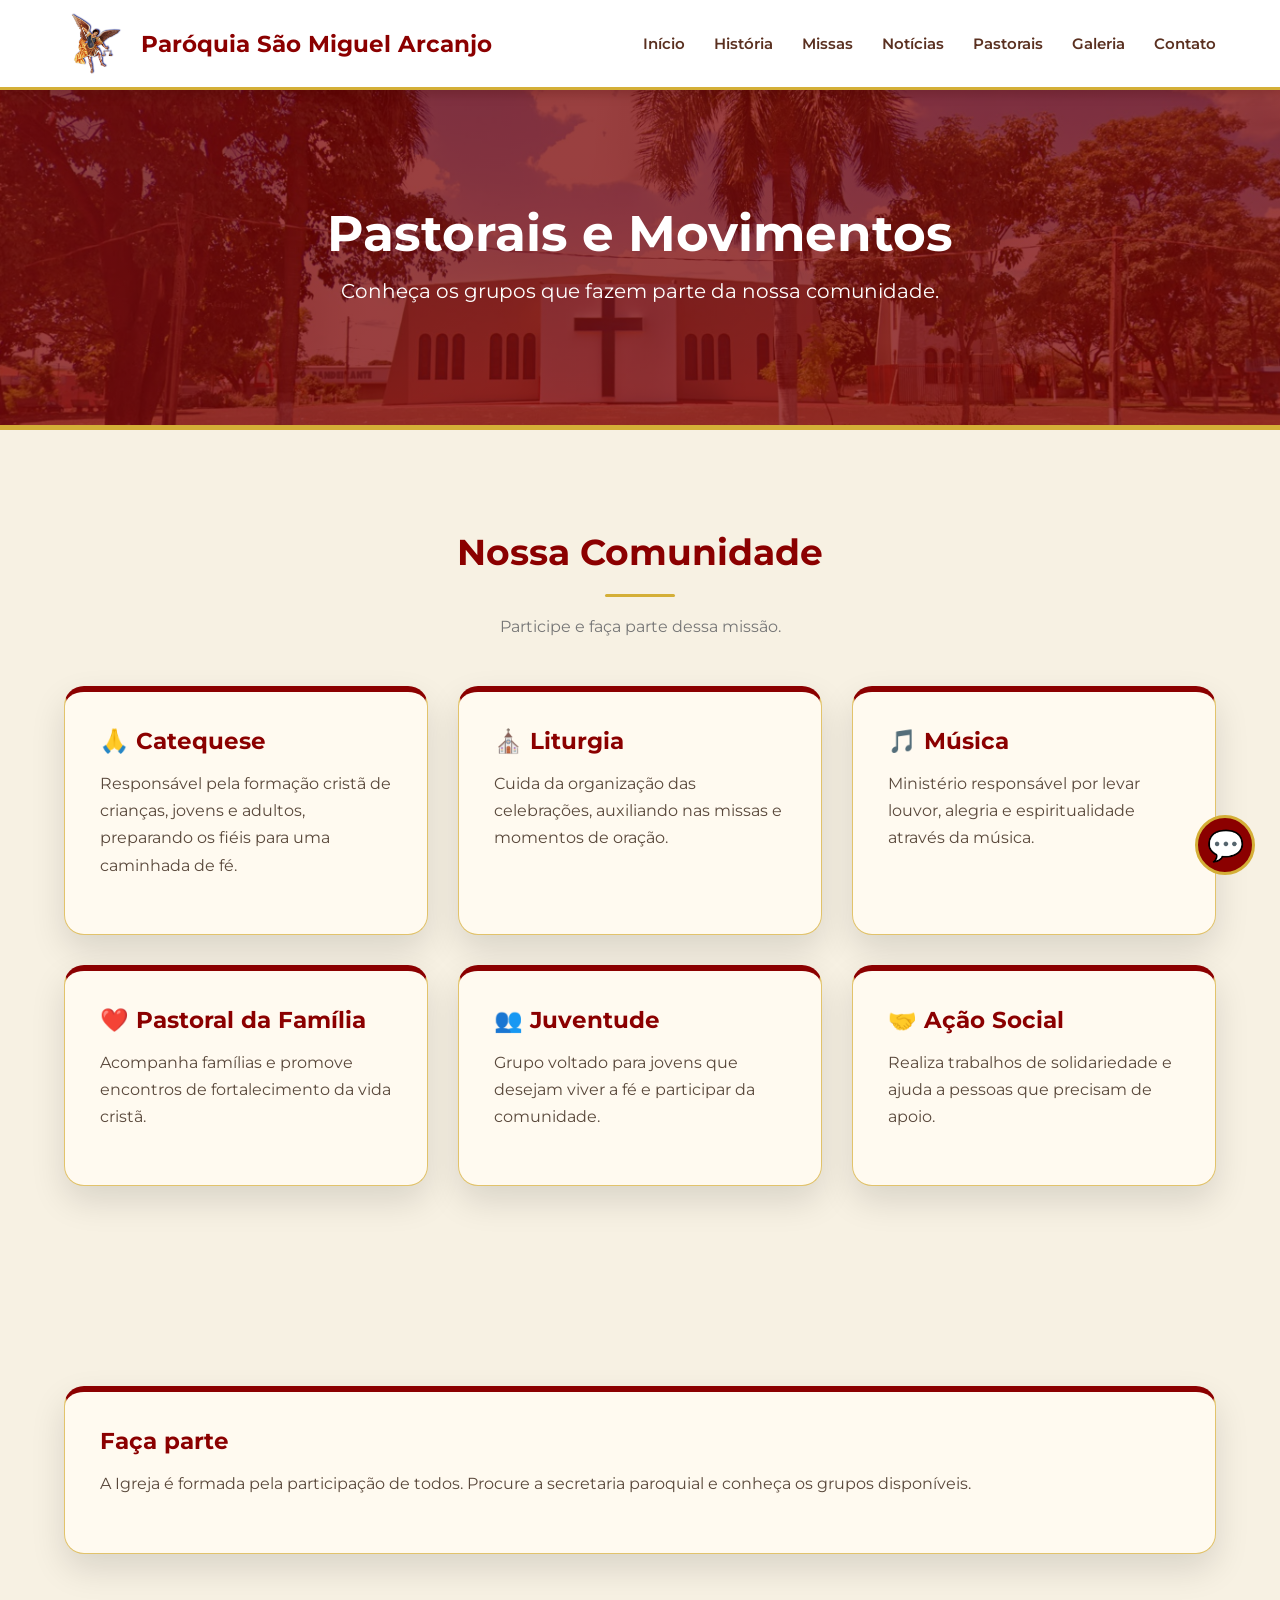
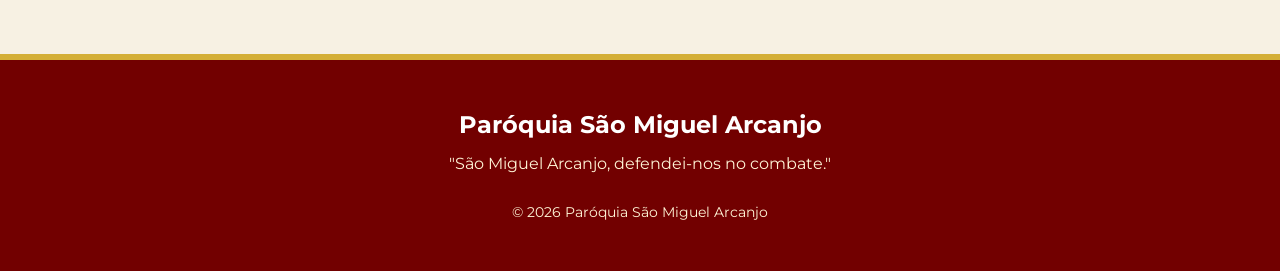
<file: siteparoquia/pastorais.html>
<!DOCTYPE html>
<html lang="pt-BR">

<head>

<meta charset="UTF-8">
<meta name="viewport" content="width=device-width, initial-scale=1.0">

<title>Pastorais | Paróquia São Miguel Arcanjo</title>

<link rel="stylesheet" href="style.css">

<link href="https://fonts.googleapis.com/css2?family=Montserrat:wght@400;500;600;700&display=swap" rel="stylesheet">

</head>


<body>


<header>

<div class="logo">

<img src="logomiguel.png" alt="São Miguel Arcanjo">

<span>
Paróquia São Miguel Arcanjo
</span>

</div>


<nav>

<a href="index.html">Início</a>

<a href="historia.html">História</a>

<a href="missas.html">Missas</a>

<a href="noticias.html">Notícias</a>

<a href="pastorais.html">Pastorais</a>

<a href="galeria.html">Galeria</a>

<a href="contato.html">Contato</a>

</nav>


<div class="menu-mobile">
☰
</div>

</header>





<section class="pagina-topo">

<div>

<h1>
Pastorais e Movimentos
</h1>

<p>
Conheça os grupos que fazem parte da nossa comunidade.
</p>

</div>

</section>






<section>

<div class="container">


<div class="titulo">

<h2>
Nossa Comunidade
</h2>

<p>
Participe e faça parte dessa missão.
</p>

</div>



<div class="cards">



<div class="card">

<h3>
🙏 Catequese
</h3>

<p>

Responsável pela formação cristã de crianças,
jovens e adultos, preparando os fiéis para
uma caminhada de fé.

</p>

</div>




<div class="card">

<h3>
⛪ Liturgia
</h3>

<p>

Cuida da organização das celebrações,
auxiliando nas missas e momentos de oração.

</p>

</div>




<div class="card">

<h3>
🎵 Música
</h3>

<p>

Ministério responsável por levar louvor,
alegria e espiritualidade através da música.

</p>

</div>




<div class="card">

<h3>
❤️ Pastoral da Família
</h3>

<p>

Acompanha famílias e promove encontros
de fortalecimento da vida cristã.

</p>

</div>




<div class="card">

<h3>
👥 Juventude
</h3>

<p>

Grupo voltado para jovens que desejam
viver a fé e participar da comunidade.

</p>

</div>




<div class="card">

<h3>
🤝 Ação Social
</h3>

<p>

Realiza trabalhos de solidariedade e ajuda
a pessoas que precisam de apoio.

</p>

</div>



</div>


</div>

</section>






<section>

<div class="container">


<div class="card">


<h3>
Faça parte
</h3>


<p>

A Igreja é formada pela participação de todos.
Procure a secretaria paroquial e conheça os
grupos disponíveis.

</p>


</div>


</div>

</section>







<footer>


<h2>
Paróquia São Miguel Arcanjo
</h2>


<p>
"São Miguel Arcanjo, defendei-nos no combate."
</p>


<p class="direitos">
© 2026 Paróquia São Miguel Arcanjo
</p>


</footer>



<a class="whatsapp" href="https://wa.me/5516000000000">

💬

</a>



<script src="script.js"></script>


</body>

</html>
</file>
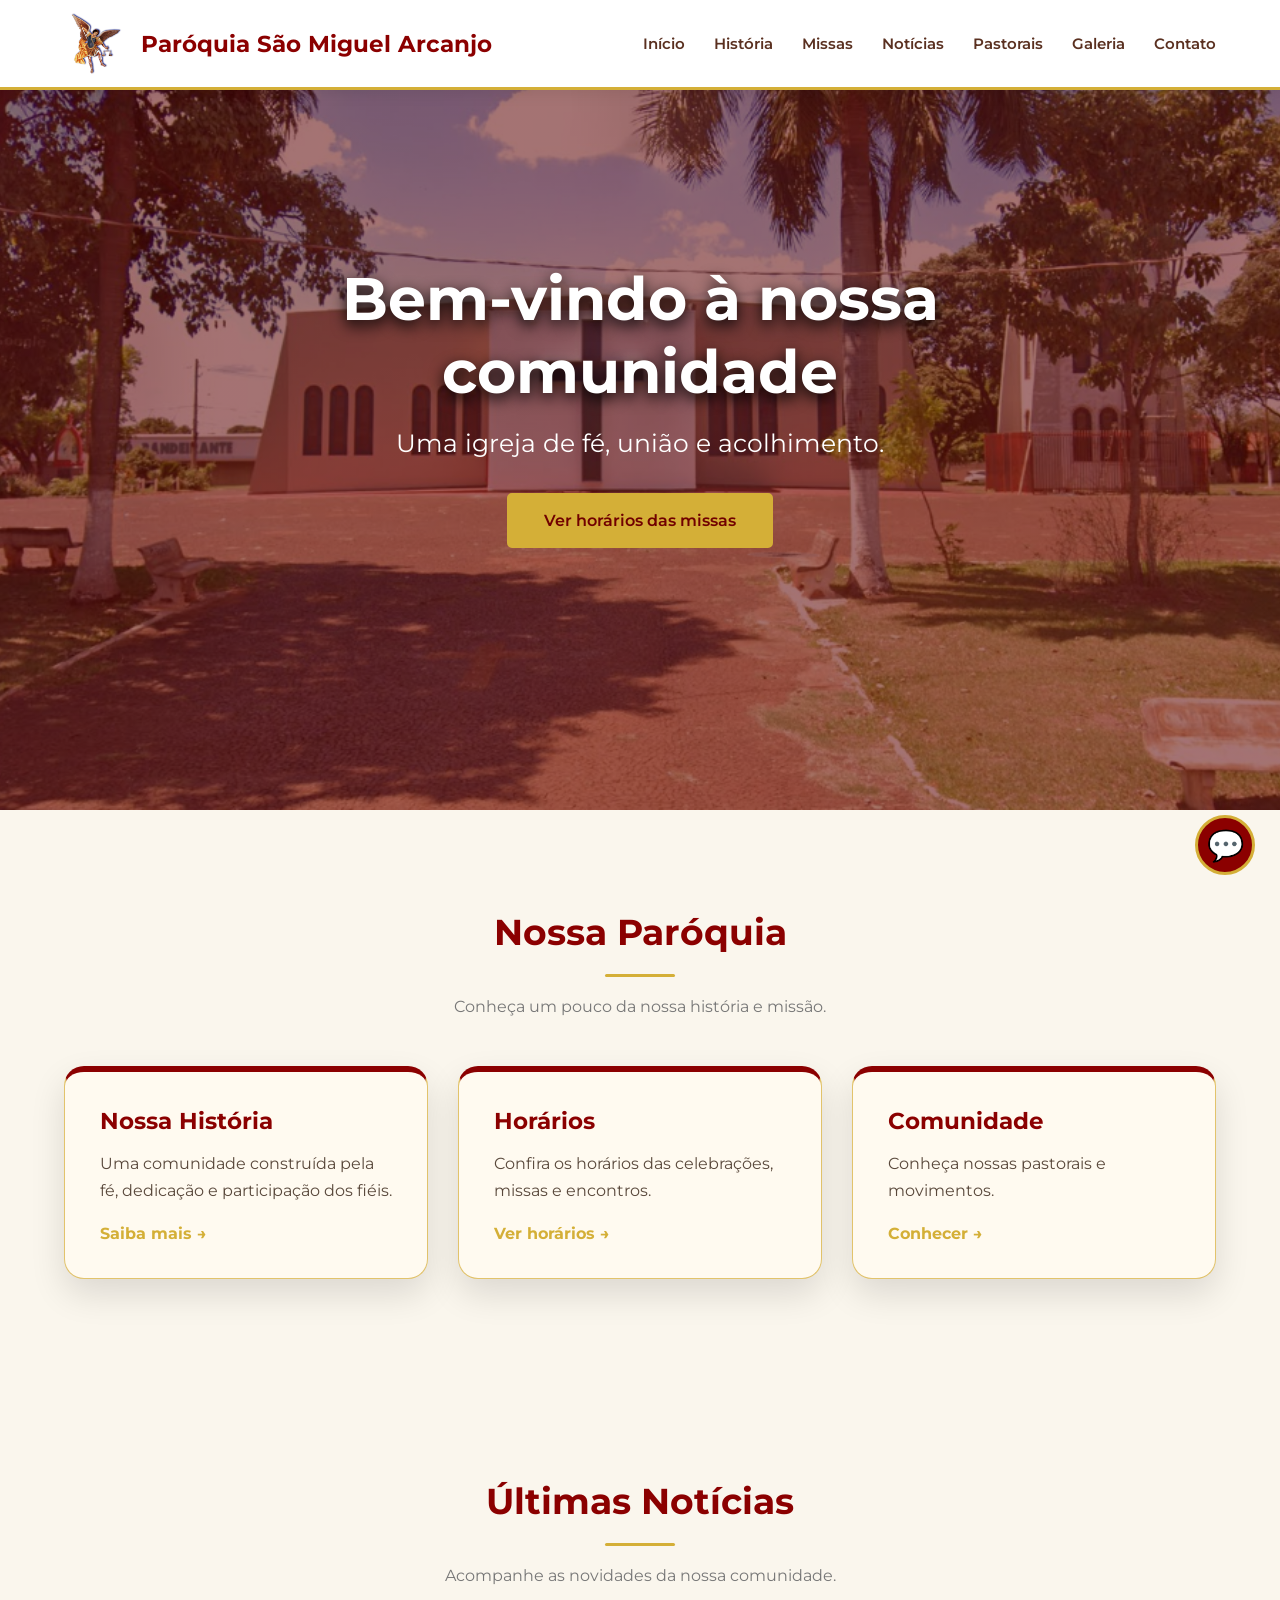
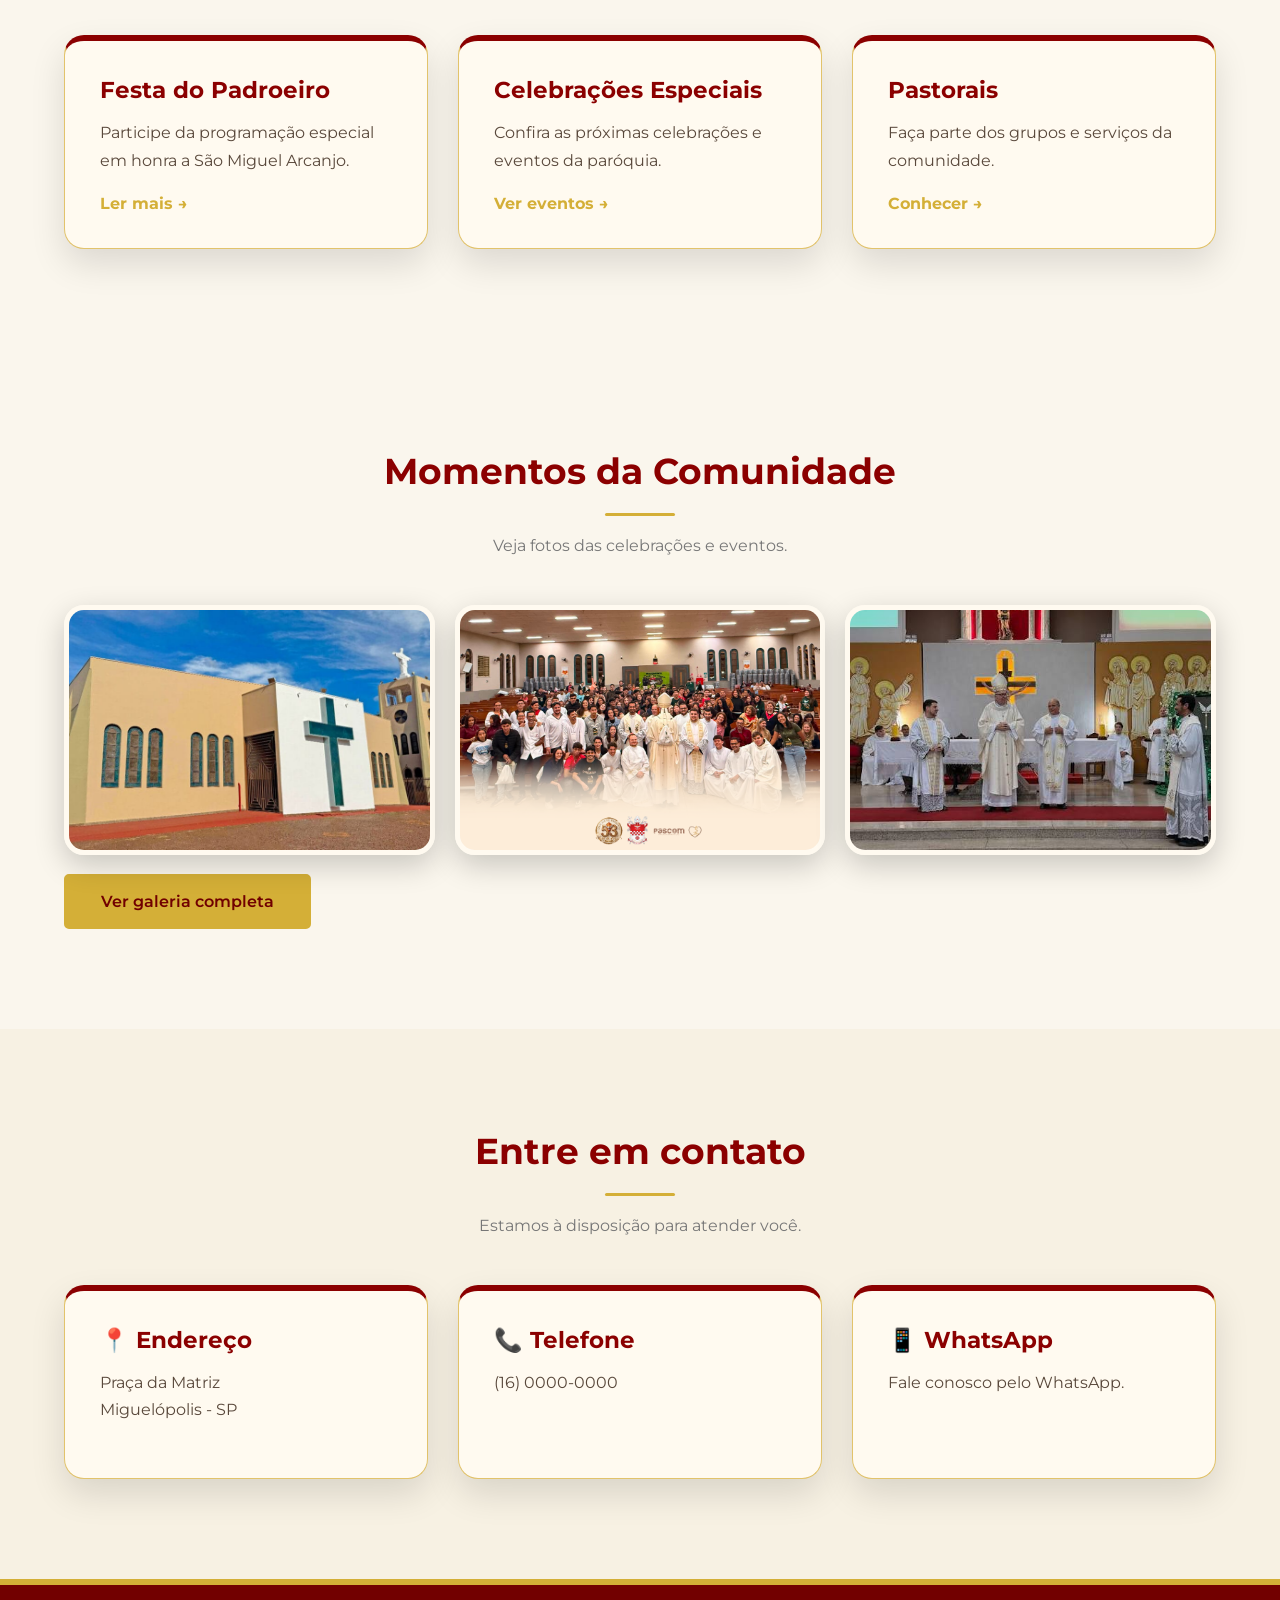
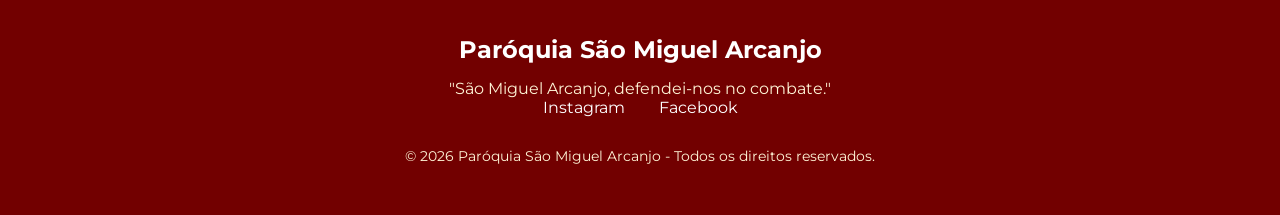
<file: siteparoquia/siteparoquia.html>
<!DOCTYPE html>
<html lang="pt-BR">

<head>

<meta charset="UTF-8">
<meta name="viewport" content="width=device-width, initial-scale=1.0">

<title>Paróquia São Miguel Arcanjo | Miguelópolis</title>

<meta name="description" content="Site oficial da Paróquia São Miguel Arcanjo de Miguelópolis. Confira horários de missas, notícias, eventos e informações da comunidade.">

<link rel="stylesheet" href="style.css">

<link href="https://fonts.googleapis.com/css2?family=Montserrat:wght@400;500;600;700&display=swap" rel="stylesheet">

</head>


<body>


<header>


<div class="logo">

<img src="logomiguel.png" alt="São Miguel Arcanjo">

<span>
Paróquia São Miguel Arcanjo
</span>

</div>



<nav>

<a href="index.html">Início</a>

<a href="historia.html">História</a>

<a href="missas.html">Missas</a>

<a href="noticias.html">Notícias</a>

<a href="pastorais.html">Pastorais</a>

<a href="galeria.html">Galeria</a>

<a href="contato.html">Contato</a>

</nav>


<div class="menu-mobile">

☰

</div>


</header>




<section class="banner">


<div class="banner-text">


<h1>

Bem-vindo à nossa comunidade

</h1>


<p>

Uma igreja de fé, união e acolhimento.

</p>


<a href="missas.html" class="botao">

Ver horários das missas

</a>


</div>


</section>





<section class="sobre">


<div class="container">


<div class="titulo">

<h2>

Nossa Paróquia

</h2>

<p>

Conheça um pouco da nossa história e missão.

</p>

</div>



<div class="cards">


<div class="card">


<h3>

Nossa História

</h3>


<p>

Uma comunidade construída pela fé,
dedicação e participação dos fiéis.

</p>


<a href="historia.html">

Saiba mais →

</a>


</div>





<div class="card">


<h3>

Horários

</h3>


<p>

Confira os horários das celebrações,
missas e encontros.

</p>


<a href="missas.html">

Ver horários →

</a>


</div>





<div class="card">


<h3>

Comunidade

</h3>


<p>

Conheça nossas pastorais e movimentos.

</p>


<a href="pastorais.html">

Conhecer →

</a>


</div>



</div>


</div>


</section>

<!-- NOTÍCIAS -->

<section class="noticias">

<div class="container">

<div class="titulo">

<h2>
Últimas Notícias
</h2>

<p>
Acompanhe as novidades da nossa comunidade.
</p>

</div>


<div class="cards">


<div class="card">

<h3>
Festa do Padroeiro
</h3>

<p>
Participe da programação especial em honra a São Miguel Arcanjo.
</p>

<a href="noticias.html">
Ler mais →
</a>

</div>



<div class="card">

<h3>
Celebrações Especiais
</h3>

<p>
Confira as próximas celebrações e eventos da paróquia.
</p>

<a href="noticias.html">
Ver eventos →
</a>

</div>



<div class="card">

<h3>
Pastorais
</h3>

<p>
Faça parte dos grupos e serviços da comunidade.
</p>

<a href="pastorais.html">
Conhecer →
</a>

</div>


</div>

</div>

</section>




<!-- GALERIA DE DESTAQUE -->


<section class="galeria-preview">


<div class="container">


<div class="titulo">

<h2>
Momentos da Comunidade
</h2>

<p>
Veja fotos das celebrações e eventos.
</p>

</div>



<div class="fotos">


<img src="igreja.jpg" alt="Igreja">

<img src="foto-missa.png" alt="Missa">

<img src="fotomissa.jpg" alt="Comunidade">


</div>


<br>


<a href="galeria.html" class="botao">

Ver galeria completa

</a>


</div>


</section>





<!-- CONTATO -->

<section class="contato-home">


<div class="container">


<div class="titulo">

<h2>
Entre em contato
</h2>

<p>
Estamos à disposição para atender você.
</p>

</div>



<div class="cards">


<div class="card">

<h3>
📍 Endereço
</h3>

<p>
Praça da Matriz<br>
Miguelópolis - SP
</p>

</div>



<div class="card">

<h3>
📞 Telefone
</h3>

<p>
(16) 0000-0000
</p>

</div>



<div class="card">

<h3>
📱 WhatsApp
</h3>

<p>
Fale conosco pelo WhatsApp.
</p>

</div>


</div>


</div>


</section>





<!-- RODAPÉ -->


<footer>


<h2>
Paróquia São Miguel Arcanjo
</h2>


<p>
"São Miguel Arcanjo, defendei-nos no combate."
</p>


<div class="redes">

<a href="#">
Instagram
</a>


<a href="#">
Facebook
</a>

</div>



<p class="direitos">

© 2026 Paróquia São Miguel Arcanjo - Todos os direitos reservados.

</p>


</footer>





<!-- WHATSAPP -->

<a class="whatsapp" href="https://wa.me/5516000000000" target="_blank">

💬

</a>



<script src="script.js"></script>


</body>

</html>
</file>
<file: estilo/style.css>
@charset "UTF-8";

 @import url('https://fonts.googleapis.com/css2?family=Bebas+Neue&family=Fredericka+the+Great&family=PT+Serif+Caption:ital@0;1&family=Work+Sans:ital,wght@0,100..900;1,100..900&display=swap');

 @font-face {
            font-family: 'Android';
            src: url('../fontes/idroid.otf') format('opentype');
            font-weight: normal;
}

 :root {
    --cor0: #c5ebd6;
    --cor1: #83e1ad;
    --cor2: #3ddc84;
    --cor3: #2fa866;
    --cor4: #1a5c37;
    --cor5: #063d1e;

    --fonte-padrao: arial, Verdana, Helvetica, sans-serif;
    --fonte-destaque: "Bebas Neue", sans-serif;
    --fonte-android: 'android', cursive;
 }

 *{
    margin: 0px;
    padding: 0px;
 }

body {
        background-color: var(--cor0);
        font-family: var(--fonte-padrao);
}

a.externo::after {
    content: '\00A0\1F517';
}

header {
    background-image: linear-gradient(to bottom, var(--cor3), var(--cor5));
    min-height: 150px;
    text-align: center;
    padding-top: 40px;
}

header > h1{
    color: white;
    font-family: var(--fonte-destaque);
    font-size: 3em;
    font-weight: normal;
    margin-bottom: 20px;
    text-shadow: 2px 2px 0px rgba(0, 0, 0, 0.267);
}

header > p {
    color: white;
    font-family: var(--fonte-padrao);
    font-size: 1.2em;
    max-width: 600px;
    padding-right: 10px;
    padding-left: 10px;
    margin: auto;
    padding-bottom: 50px;
    text-shadow: 2px 2px 0px rgba(0, 0, 0, 0.315);
}

nav {
    background-color: var(--cor5);
    padding: 10px;
    box-shadow: 0px 7px 7px rgba(0, 0, 0, 0.363);
    font-weight: bold;
    text-decoration: none;
}

nav > a { 
    text-decoration: none;
    color: var(--cor1);
    font-weight: bold;
    border-radius: 5px;
    padding: 10px;
    transition-duration: .5s;
}

 nav > a:hover{
    background-color: var(--cor3);
    color: var(--cor5);
}

main {

    min-width: 300px;
    max-width: 1000px;
    margin: auto;
    margin-bottom: 30px;
    padding: 20px;
    background-color: white;
    box-shadow: 0px 0px 10px rgba(0, 0, 0, 0.418);
    border-bottom-left-radius: 10px;
    border-bottom-right-radius: 10px;
}
main  h1 {
    color: var(--cor5);
    font-family: var(--fonte-android);
    font-weight: normal;
    font-size: 1.8em;
}

main  h2 {
    color: var(--cor4);
    font-family: var(--fonte-android);
    font-size: 1.3em;
    font-weight: normal;
    background-image: linear-gradient(to right, var(--cor1), transparent);
    text-indent: 8px;
}

main img {
    width: 100%;
}

main img.pequena {
    max-width: 350px;
    display: block;
    margin: auto;
}

main p    {
        text-align: justify;
        text-indent: 30px;
        margin: 15px 0px;
        font-size: 1em;
        line-height: 2em;
}

main strong {
    color: var(--cor4);
    font-weight: bold;
}

main a{
    background-color: var(--cor1);
    color: var(--cor5);
    text-decoration: underline;
    font-weight: bold;
    padding: 2px 6px;
}

main a:hover{
    text-decoration: underline;
    color: var(--cor4);
}

div.video{
    background-color: var(--cor5);
    margin: 0px -20px 30px -20px;
    padding: 20px;
    padding-bottom: 59%;
    position: relative;
}

div.video > iframe{
    position: absolute;
    top: 5%;
    left: 5%;
    width: 90%;
    height: 90%;

}

aside {
    background-color: var(--cor1);
    padding: 10px;
    border-radius: 10px;
}

aside > h3{
    background-color: var(--cor4);
    color: white;
    padding: 10px; 
    margin: -10px -10px 0px -10px;
    border-radius: 10px 10px 0px 0px;
}

aside > ul {
    list-style-type: '\2714\00A0\00A0';
    list-style-position: inside;
    columns: 2;
}

footer {
    background-color: var(--cor5);
    color: white;
    text-align:center;
    font-size: 0.8em;
    padding:  5px;
}

footer > p > a{
    color: white;
    font-weight: bolder;
    text-decoration: none;
}

footer a:hover{
    text-decoration: underline;
    color: var(--cor1);
}
</file>
<file: siteparoquia/style.css>
*{
    margin:0;
    padding:0;
    box-sizing:border-box;
    font-family:'Montserrat',sans-serif;
}

body{

    color:#333;

    background:#f7f1e3;
}

html{
    scroll-behavior:smooth;
}

.container{
    width:90%;
    max-width:1200px;
    margin:auto;
}


/* HEADER */

header{

    position:fixed;
    top:0;
    left:0;
    width:100%;
    height:80px;

    background:white;

    display:flex;
    justify-content:space-between;
    align-items:center;

    padding:0 5%;

    box-shadow:0 3px 15px rgba(0,0,0,.08);

    z-index:1000;
}


.logo{

    display:flex;

    align-items:center;

    gap:12px;

    color:#8B0000;

    font-size:22px;

    font-weight:700;

}


.logo img{

    width:55px;

    height:55px;

    object-fit:contain;

}


nav a{

    text-decoration:none;
    color:#333;

    margin-left:25px;

    font-size:15px;
    font-weight:500;

    transition:.3s;

}


nav a:hover{

    color:#b28b30;

}



/* MENU MOBILE */

.menu-mobile{

    display:none;

    font-size:30px;

    cursor:pointer;

}



/* BANNER */


.banner{

    height:100vh;

    background:

    linear-gradient(
    rgba(0,0,0,.45),
    rgba(0,0,0,.45)
    ),

    url("../img/igreja.jpg");

    background-size:cover;

    background-position:center;


    display:flex;

    align-items:center;

    justify-content:center;

    text-align:center;

    color:white;

}


.banner-text{

    max-width:800px;

}


.banner h1{

    font-size:55px;

    margin-bottom:20px;

}


.banner p{

    font-size:22px;

    margin-bottom:35px;

}




.botao{

    display:inline-block;

    background:#D4AF37;
    color:#8B0000;

    padding:14px 30px;

    border-radius:30px;

    text-decoration:none;

    font-weight:600;

    transition:.3s;

}


.botao:hover{

    background:#8B0000;
    color:white;

}





/* TITULOS */


.titulo{

    text-align:center;

    margin-bottom:50px;

}


.titulo h2{

    font-size:36px;

    color:#8B0000;

    margin-bottom:10px;

}


.titulo p{

    color:#777;

}





section{

    padding:90px 0;

    background:#f7f1e3;

}



/* CARDS */


.cards{

    display:grid;

    grid-template-columns:repeat(3,1fr);

    gap:30px;

}



.card{

    background:#fffdf8;


    padding:30px;

    border-radius:15px;

    box-shadow:0 10px 30px rgba(0,0,0,.08);

    transition:.3s;

}



.card:hover{

    transform:translateY(-8px);

}



.card h3{

    color:#12395c;

    margin-bottom:15px;

}



.card p{

    line-height:1.7;

    color:#666;

    margin-bottom:20px;

}



.card a{

    color:#b28b30;

    text-decoration:none;

    font-weight:bold;

}




/* GALERIA */


.fotos{

    display:grid;

    grid-template-columns:repeat(3,1fr);

    gap:20px;

}


.fotos img{

    width:100%;

    height:250px;

    object-fit:cover;

    border-radius:15px;

}



/* FOOTER */


footer{

    background:#8B0000;
    color:white;

    text-align:center;

    padding:50px 20px;

}



footer h2{

    margin-bottom:15px;

}



.redes a{

    color:white;

    text-decoration:none;

    margin:15px;

}



.direitos{

    margin-top:30px;

    font-size:14px;

}





/* WHATSAPP */


.whatsapp{

    position:fixed;

    right:25px;

    bottom:25px;

    width:60px;

    height:60px;

    border-radius:50%;

    background:#25d366;

    color:white;

    display:flex;

    justify-content:center;

    align-items:center;

    font-size:30px;

    text-decoration:none;

}



/* RESPONSIVO */


@media(max-width:900px){


nav{

    display:none;

}


.menu-mobile{

    display:block;

}


.cards{

    grid-template-columns:1fr;

}


.fotos{

    grid-template-columns:1fr;

}


.banner h1{

    font-size:38px;

}


.banner p{

    font-size:18px;

}


}

.animar{

    opacity:0;

    transform:translateY(40px);

    transition:.8s;

}


.mostrar{

    opacity:1;

    transform:translateY(0);

}



nav.ativo{

    display:flex;

    position:absolute;

    top:80px;

    left:0;

    width:100%;

    background:white;

    flex-direction:column;

    padding:30px;

}


nav.ativo a{

    margin:15px 0;

}

/* =========================
   PÁGINAS INTERNAS
========================= */


.pagina-topo{

    height:350px;

    background:

    linear-gradient(
    rgba(139,0,0,.75),
    rgba(139,0,0,.75)
    ),

    url("igreja.jpg");


    background-size:cover;

    background-position:center;


    display:flex;

    align-items:center;

    justify-content:center;

    text-align:center;

    color:white;

    margin-top:80px;

}



.pagina-topo h1{

    font-size:45px;

    margin-bottom:15px;

}



.pagina-topo p{

    font-size:20px;

}





/* =========================
   LISTAS
========================= */


ul{

    margin-left:20px;

}


li{

    margin:10px 0;

}





/* =========================
   AJUSTE MAPA
========================= */


iframe{

    box-shadow:0 10px 30px rgba(0,0,0,.15);

}





/* =========================
   MENU MOBILE MELHORADO
========================= */


@media(max-width:900px){


header{

    height:75px;

}



nav{

    position:absolute;

    top:75px;

    left:0;

    width:100%;

    background:white;

    display:none;

    flex-direction:column;

    padding:25px;

    box-shadow:0 10px 20px rgba(0,0,0,.1);

}



nav a{

    margin:15px 0;

}



nav.ativo{

    display:flex;

}



.menu-mobile{

    display:block;

    color:#12395c;

}



}





/* =========================
   MELHORIAS VISUAIS
========================= */


/* =========================
   NOVA IDENTIDADE SÃO MIGUEL
========================= */


/* Cards */

.card{

    background:#fffaf0; /* branco com tom creme */

    border-top:4px solid #D4AF37; /* dourado */

    border-radius:15px;

    box-shadow:0 10px 30px rgba(139,0,0,.12);

}



/* Títulos dos cards */

.card h3{

    color:#8B0000;

}



/* Links dos cards */

.card a{

    color:#D4AF37;

}



/* Seções alternadas */

.sobre,
.noticias,
.galeria-preview{

    background:#faf6ed;

}



/* Fundo dos títulos */

.titulo h2{

    color:#8B0000;

}



/* Linhas douradas */

.titulo h2::after{

    content:"";

    display:block;

    width:70px;

    height:3px;

    background:#D4AF37;

    margin:15px auto;

}



/* Botões */

.botao{

    background:#8B0000;

    color:white;

}


.botao:hover{

    background:#D4AF37;

    color:#8B0000;

}



/* Rodapé */

footer{

    background:#8B0000;

    border-top:5px solid #D4AF37;

}


.fotos img{

    cursor:pointer;

}



.fotos img:hover{

    filter:brightness(.85);

}



/* =========================
   ANIMAÇÕES
========================= */


.animar{

    opacity:0;

    transform:translateY(30px);

    transition:all .8s ease;

}


.mostrar{

    opacity:1;

    transform:translateY(0);

}

/* ================================
   NOVO DESIGN - SÃO MIGUEL ARCANJO
================================ */


/* FUNDO GERAL */

body{

    background:#f6efe2;
    color:#3b3028;

}



/* HEADER */

header{

    background:#fffaf0;

    border-bottom:3px solid #D4AF37;

    height:90px;

}



.logo{

    color:#8B0000;

    font-size:23px;

    font-weight:700;

}



.logo img{

    width:65px;

    height:65px;

}





nav a{

    color:#5a3020;

    font-weight:600;

    position:relative;

}



nav a::after{

    content:"";

    position:absolute;

    bottom:-8px;

    left:0;

    width:0;

    height:3px;

    background:#D4AF37;

    transition:.3s;

}



nav a:hover::after{

    width:100%;

}



/* BANNER PRINCIPAL */


.banner{

    height:90vh;

    background:

    linear-gradient(
    rgba(90,0,0,.55),
    rgba(90,0,0,.55)
    ),

    url("capa1.png");

    background-size:cover;

    background-position:center;

}



.banner h1{

    font-size:60px;

    text-shadow:0 5px 15px #000;

}



.banner p{

    font-size:25px;

}




.botao{

    background:#D4AF37;

    color:#700000;

    border-radius:5px;

    padding:16px 35px;

    border:2px solid #D4AF37;

}



.botao:hover{

    background:#8B0000;

    color:white;

}




/* TITULOS */


.titulo h2{

    color:#8B0000;

    font-size:36px;

    margin-bottom:20px;

}



.titulo h2::after{

    content:"";

    display:block;

    width:70px;

    height:3px;

    background:#D4AF37;

    margin:20px auto 0;

    border-radius:10px;

}





/* CARDS NOVOS */


.card{

    background:#fffaf0;

    border-radius:20px;

    border:1px solid #e2c36b;

    border-top:6px solid #8B0000;

    padding:35px;

    box-shadow:

    0 15px 35px rgba(0,0,0,.12);

}



.card:hover{

    transform:translateY(-10px);

    box-shadow:

    0 20px 45px rgba(139,0,0,.2);

}



.card h3{

    color:#8B0000;

    font-size:23px;

}

.card h3 img{

    width:35px;

    height:35px;

    object-fit:contain;

    vertical-align:middle;

    margin-right:10px;

}



.card p{

    color:#59483b;

}





/* SEÇÕES */

section{

    padding:100px 0;

}



/* GALERIA */


.fotos img{

    border-radius:20px;

    border:5px solid #fffaf0;

    box-shadow:

    0 10px 30px rgba(0,0,0,.2);

}



.fotos img:hover{

    transform:scale(1.05);

    transition:.4s;

}




/* TOPO DAS PÁGINAS */


.pagina-topo{

    background:

    linear-gradient(
    rgba(120,0,0,.75),
    rgba(120,0,0,.75)
    ),

    url("capa1.png");

    background-size:cover;

    border-bottom:5px solid #D4AF37;

}



.pagina-topo h1{

    font-size:50px;

}




/* FOOTER */


footer{

    background:#720000;

    border-top:6px solid #D4AF37;

}



footer p{

    color:#fff4d6;

}



/* WHATSAPP */


.whatsapp{

    background:#8B0000;

    border:3px solid #D4AF37;

}
</file>
